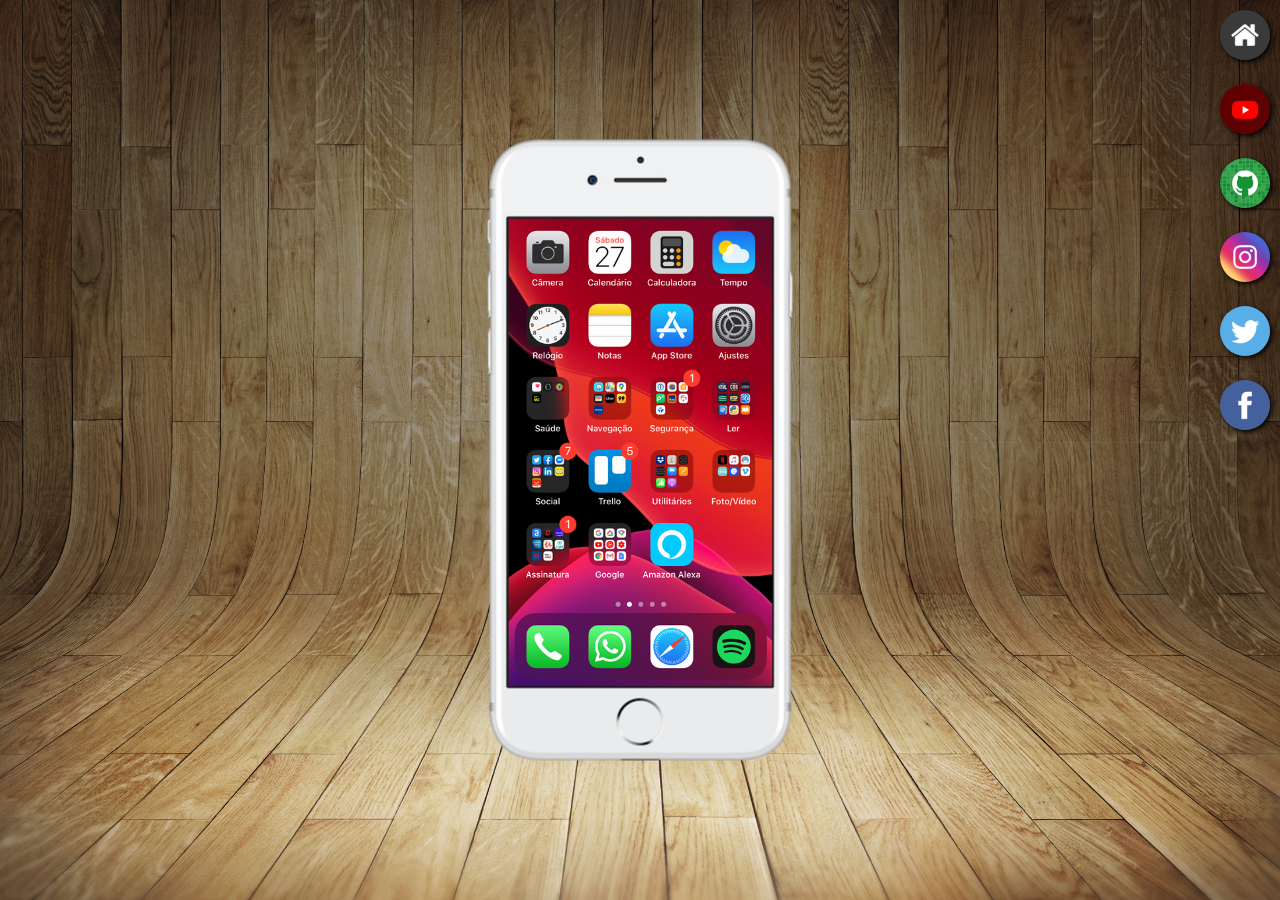
<file: index.html>
<!DOCTYPE html>
<html lang="pt-br">
<head>
    <meta charset="UTF-8">
    <meta http-equiv="X-UA-Compatible" content="IE=edge">
    <meta name="viewport" content="width=device-width, initial-scale=1.0">
    <link rel="shortcut icon" href="favicon.ico" type="image/x-icon">
    <link rel="stylesheet" href="style.css">
    <title>Projeto Redes Sociais</title>
</head>
<body>
    <main>
        <section id="telefone">
<iframe src="home.html" name="tela" id="tela" frameborder="0">
    <p>Seu navegador não é compativel</p>
</iframe>
        </section>

        <section id="rede-social">
            <a href="home.html" target="tela"><img src="imagens/logo-home.jpg" alt=""></a><br>

            <a href="youtube.html" target="tela"><img src="imagens/logo-youtube.jpg" alt=""></a><br>

            <a href="github.html" target="tela"><img src="imagens/logo-github.jpg" alt=""></a><br>

            <a href="instagram.html" target="tela"><img src="imagens/logo-instagram.jpg" alt=""></a><br>

            <a href="twiter.html" target="tela"><img src="imagens/logo-twitter.jpg" alt=""></a><br>

            <a href="facebook.html" target="tela"><img src="imagens/logo-facebook.jpg" alt=""></a>
        </section>
    </main>
</body>
</html>
</file>
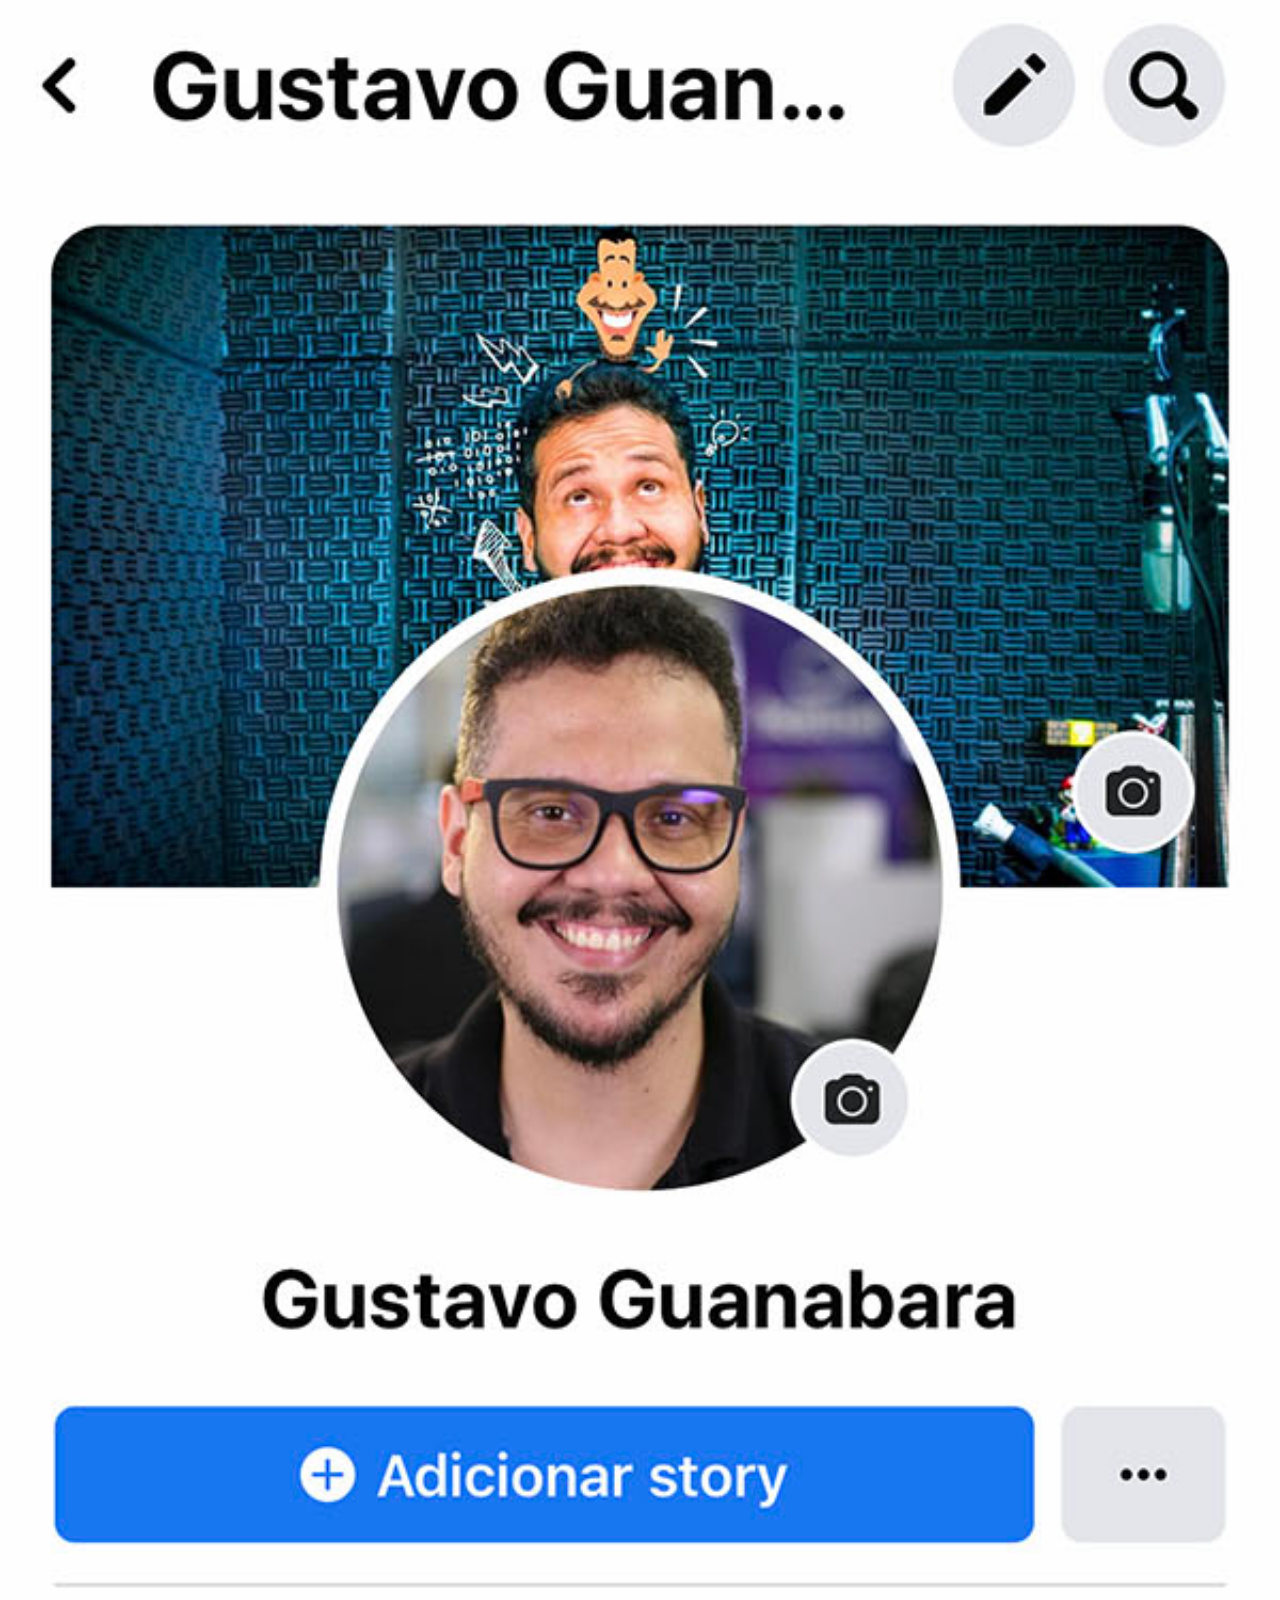
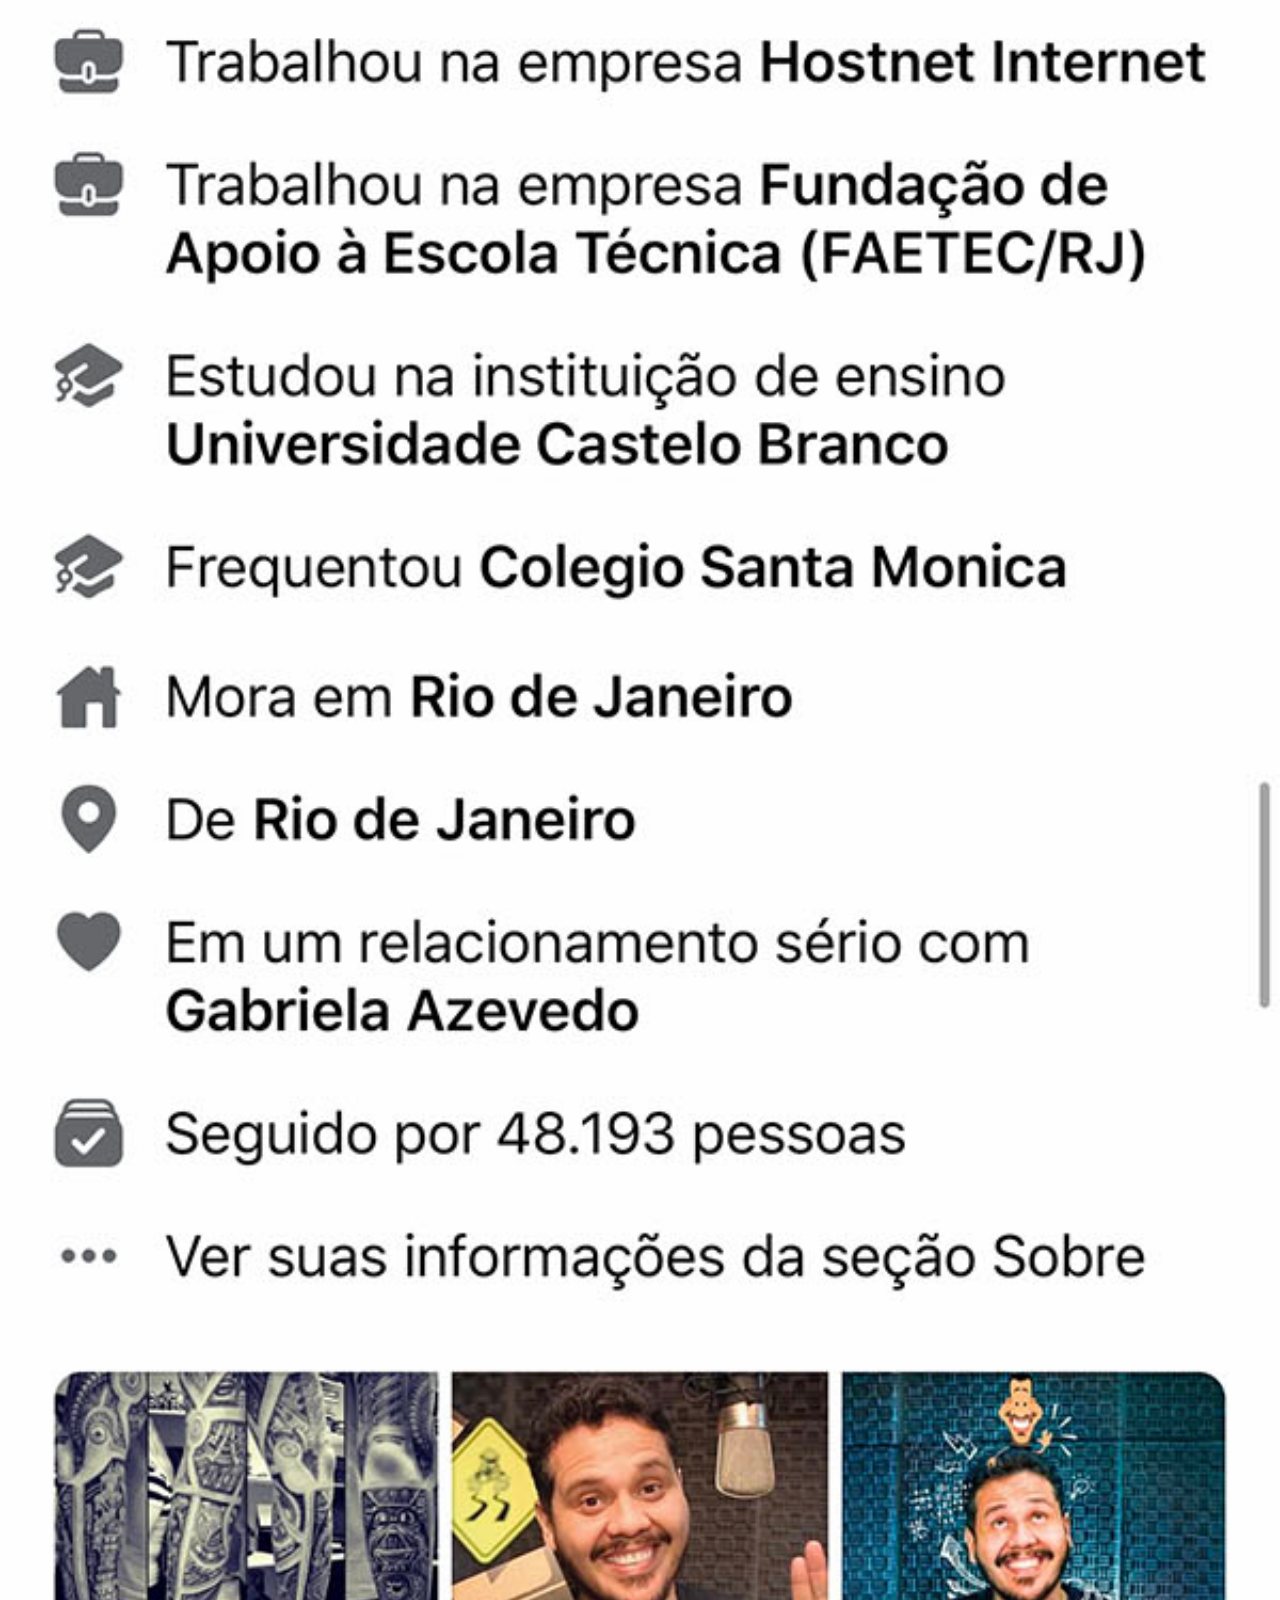
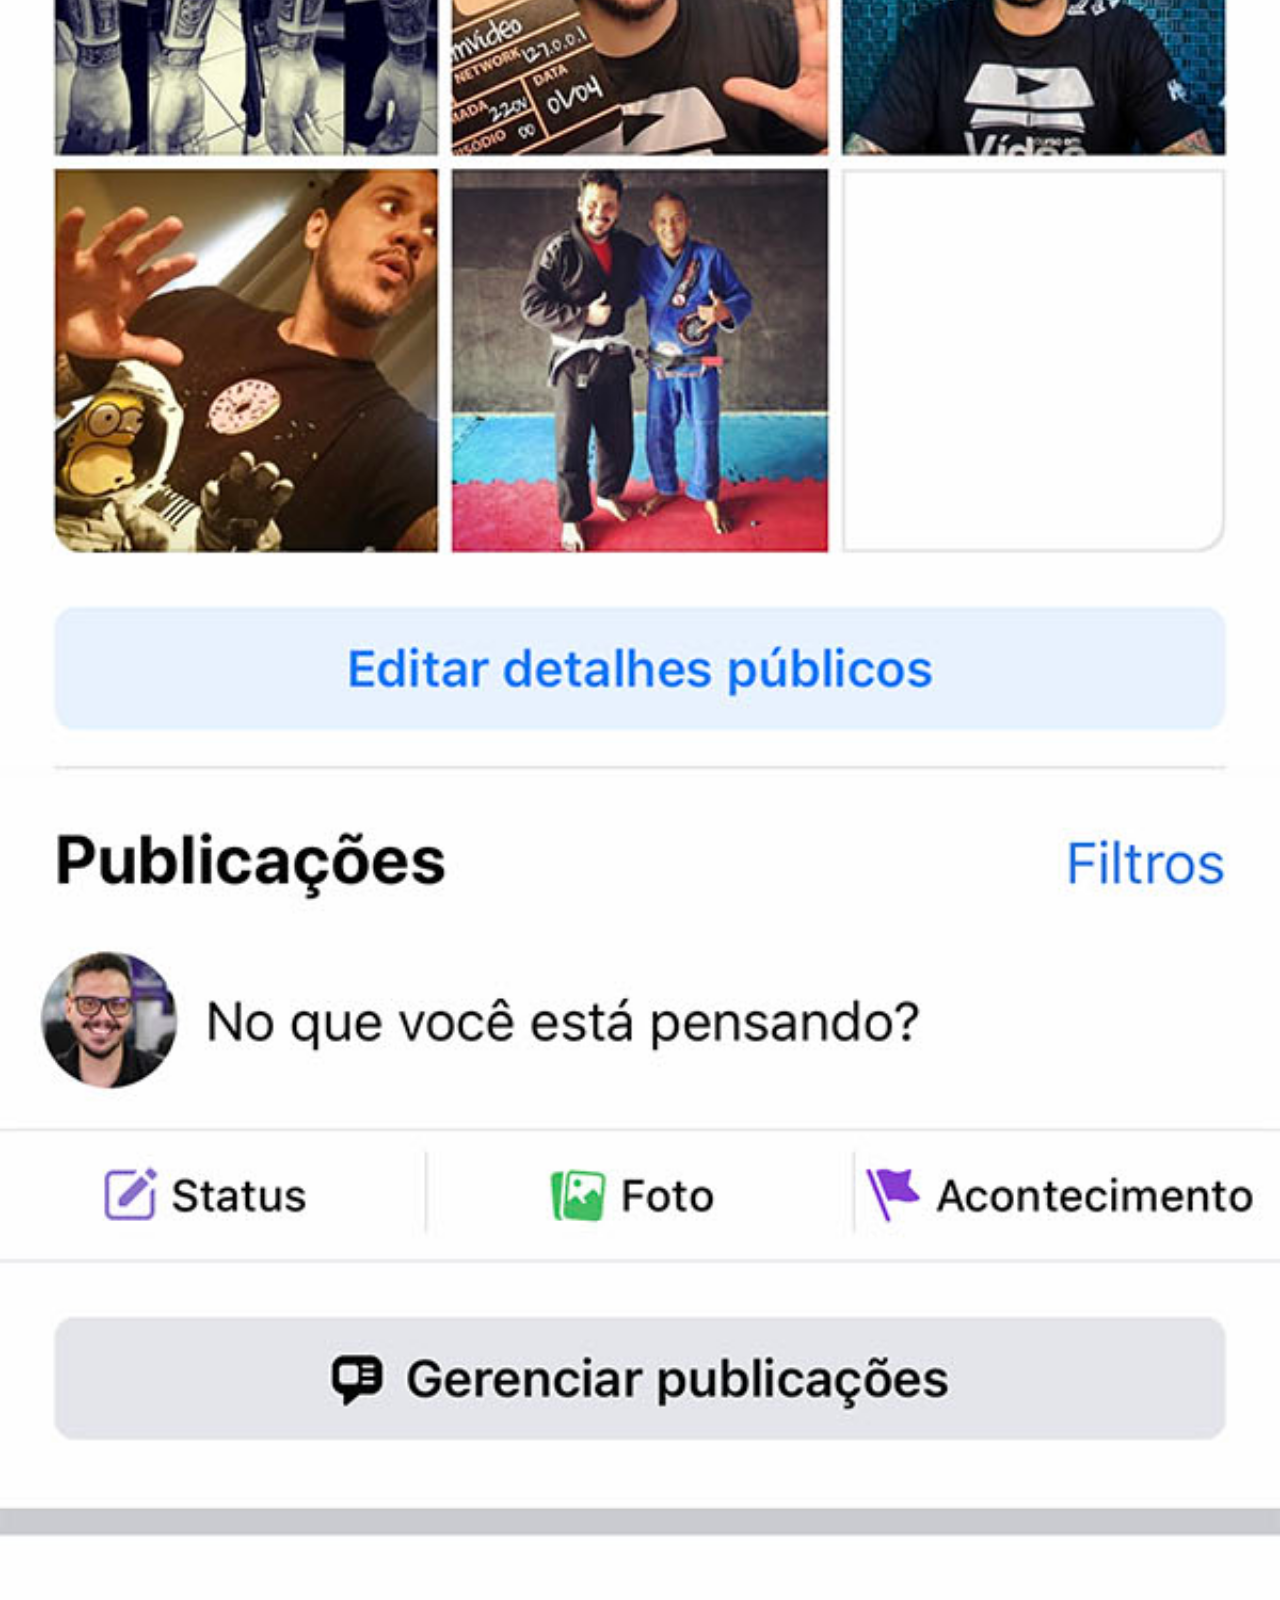
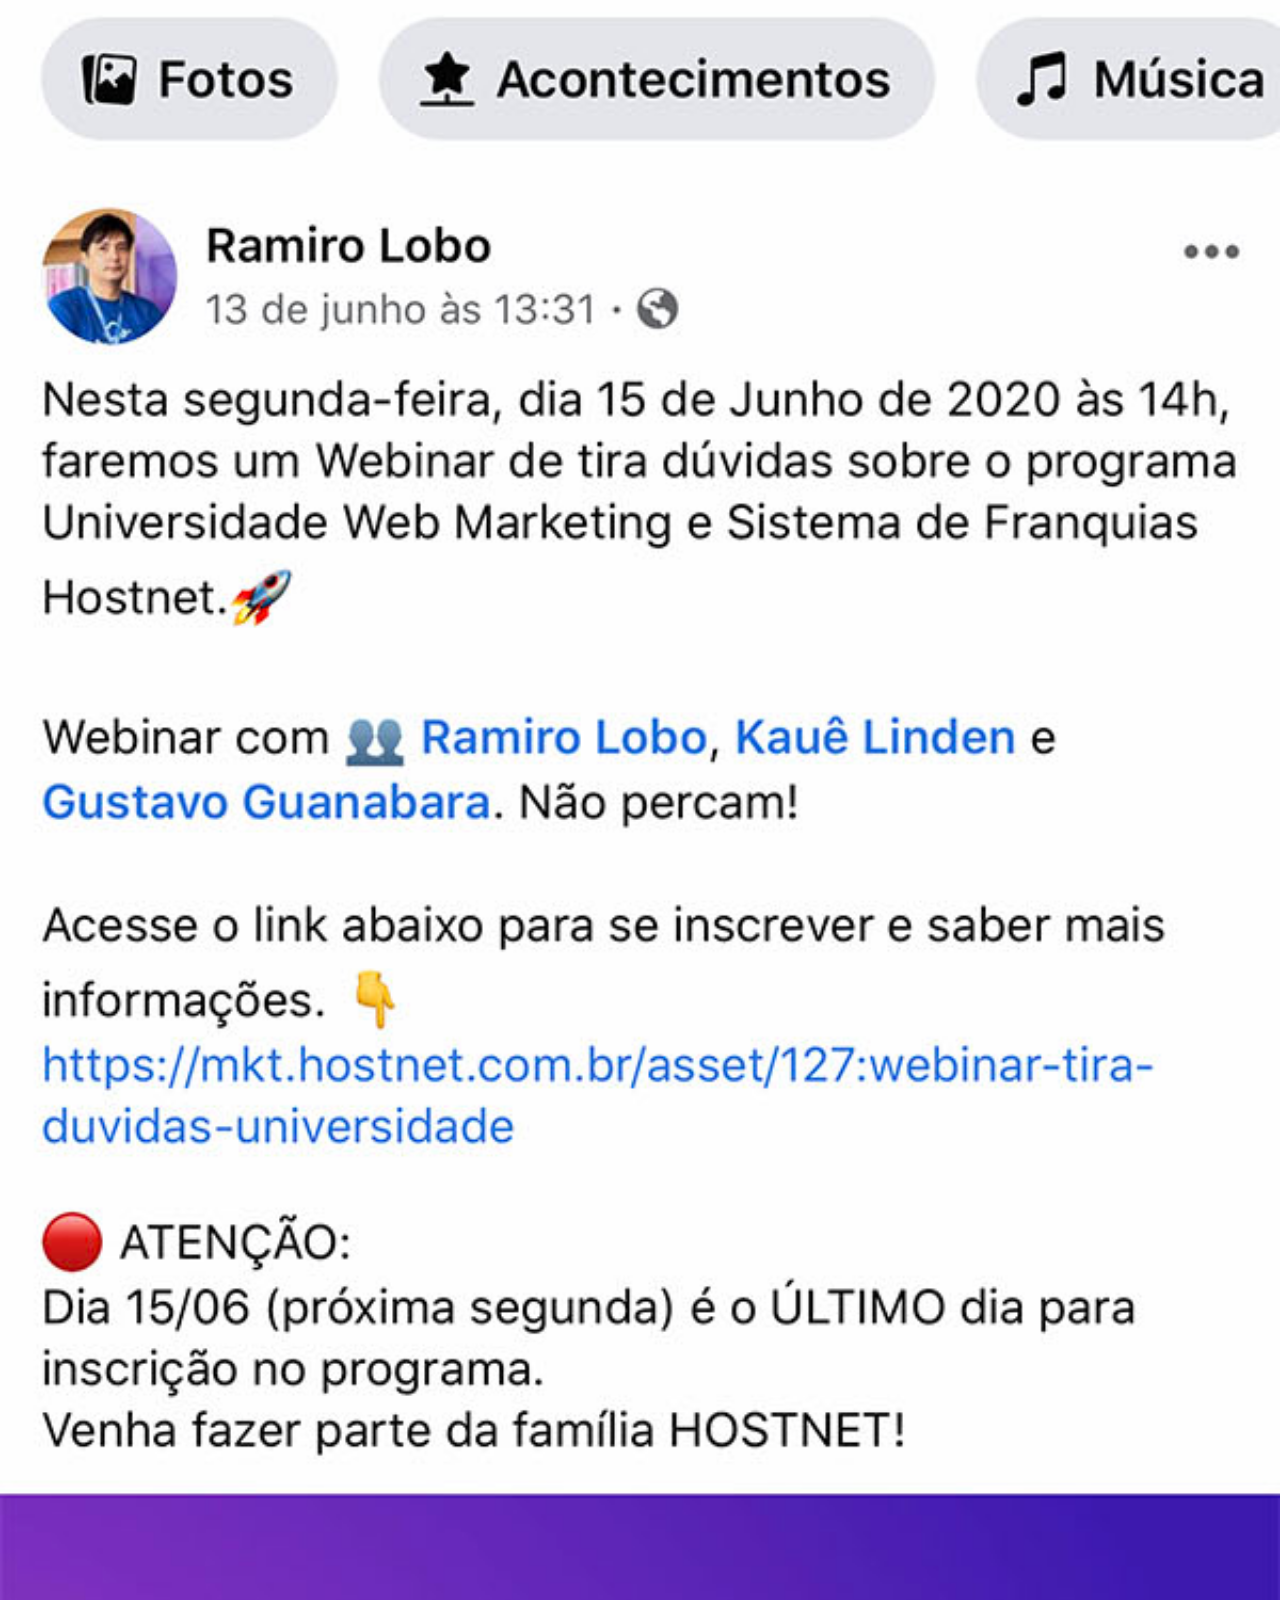
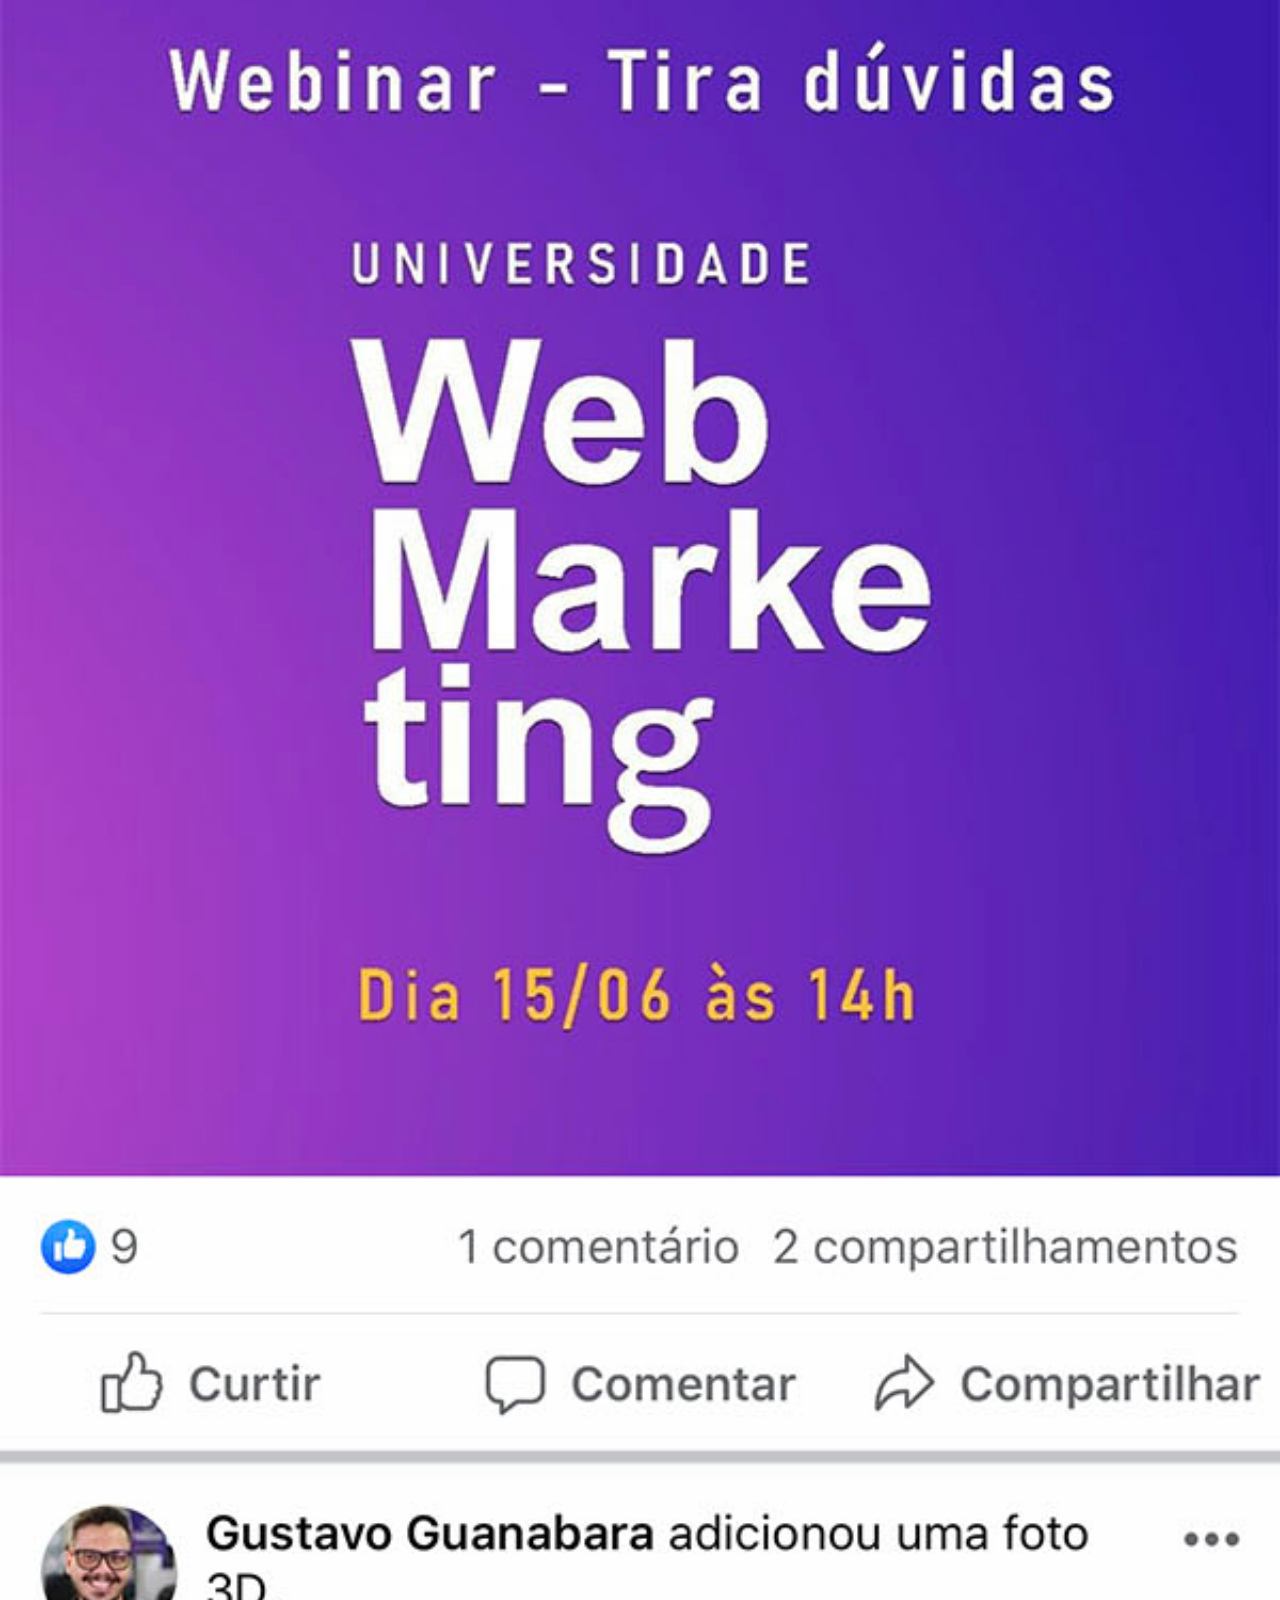
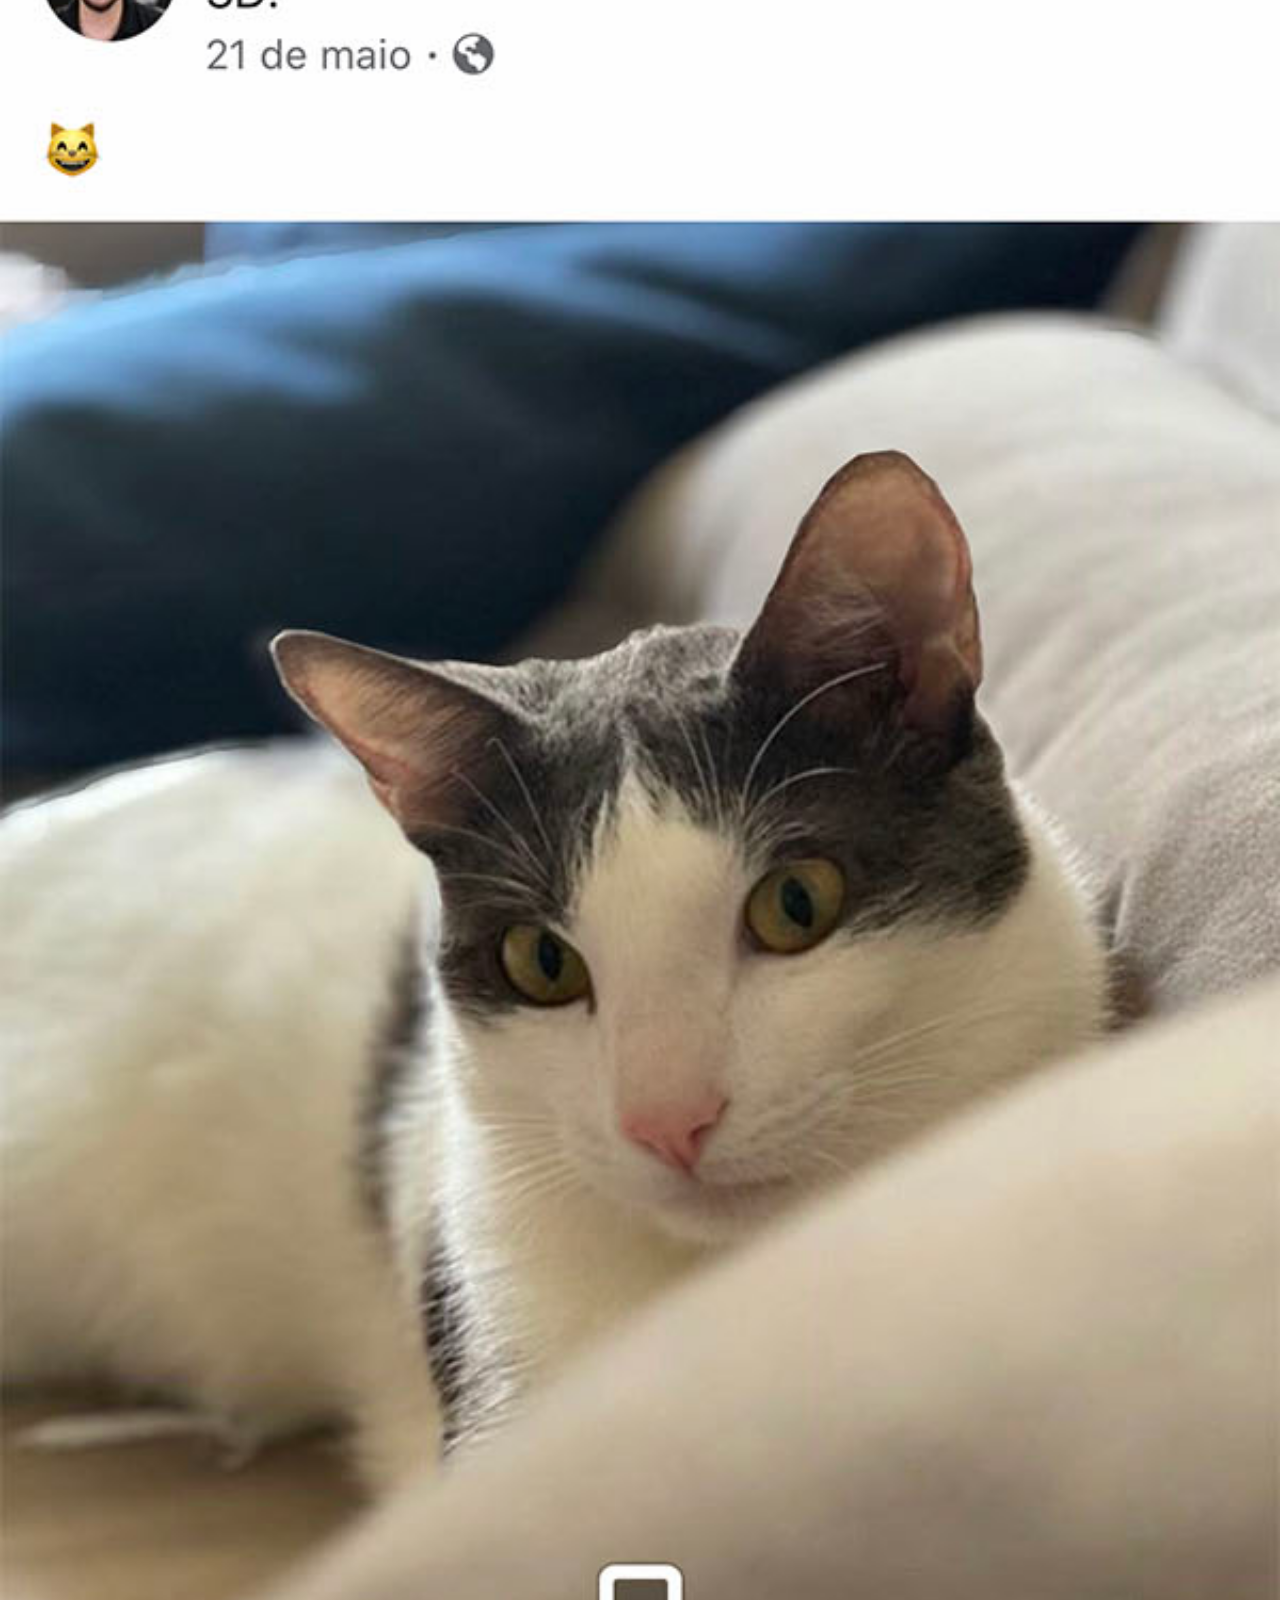
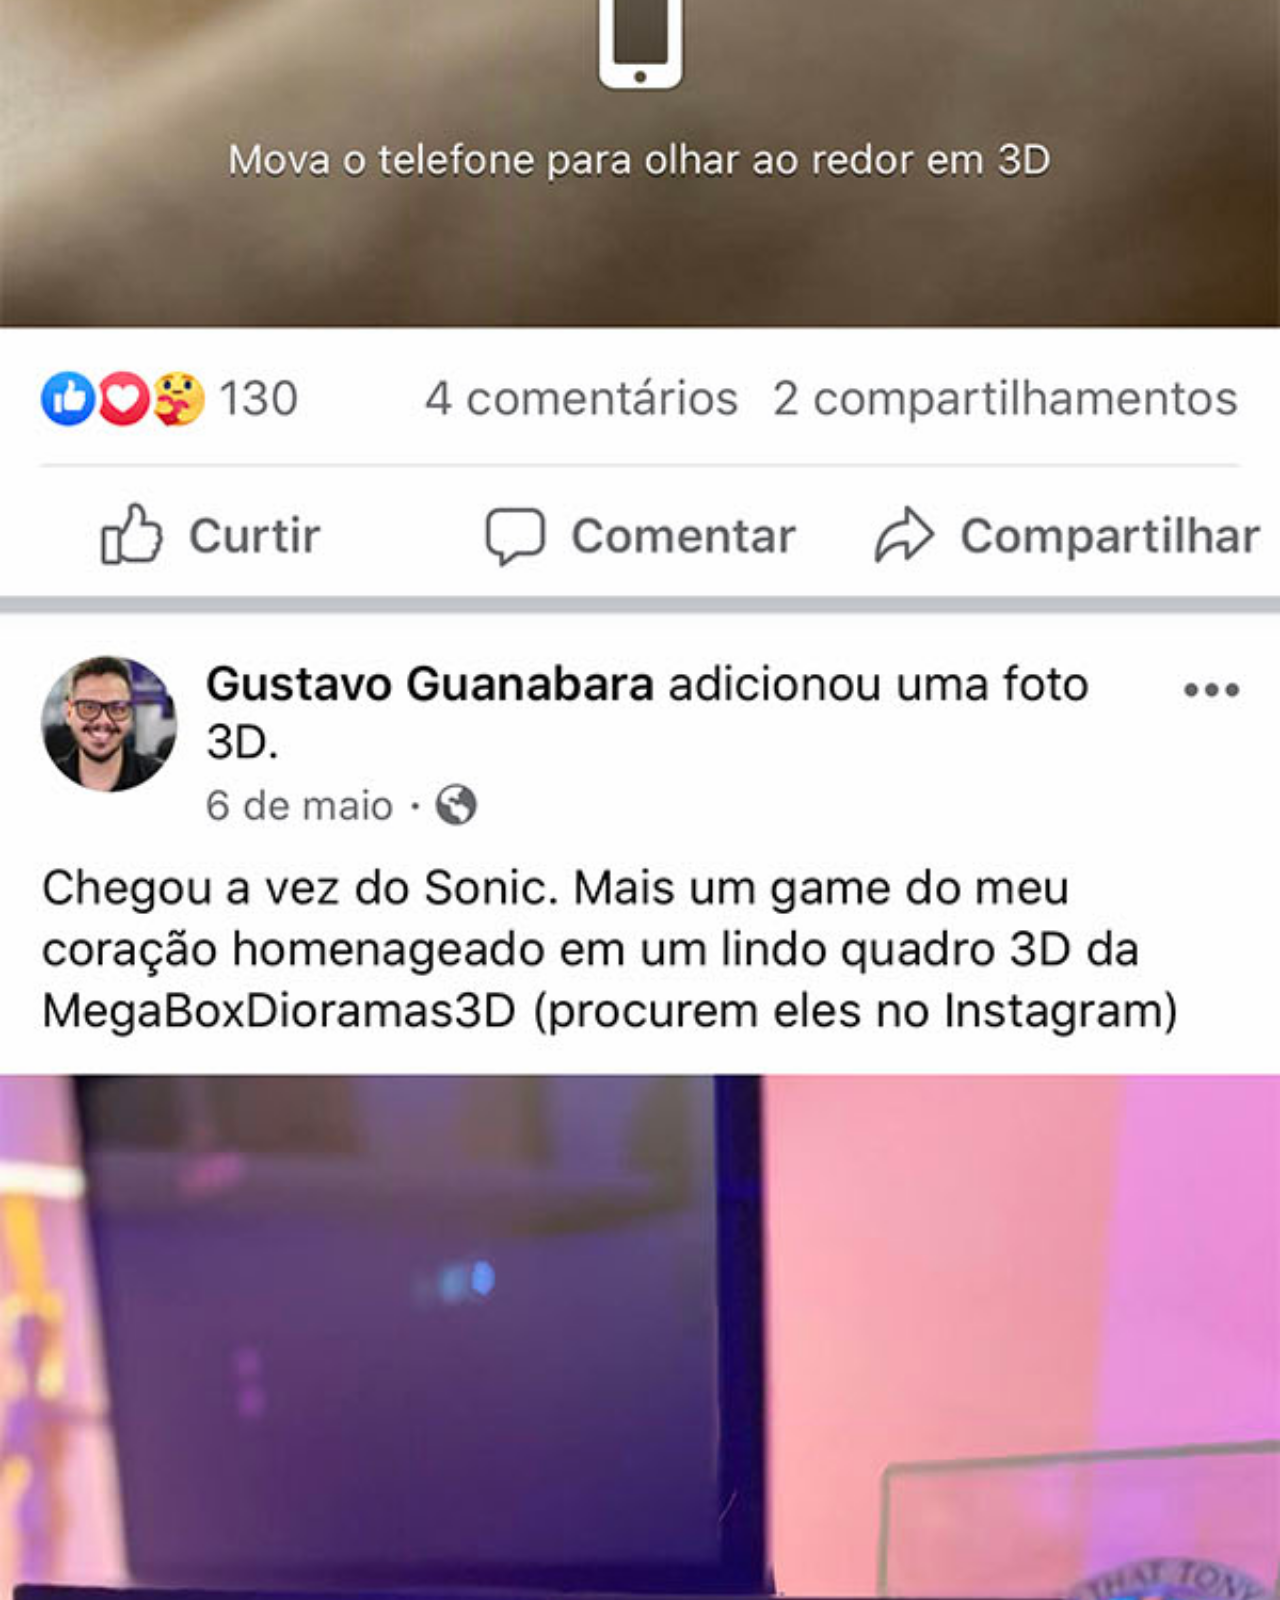
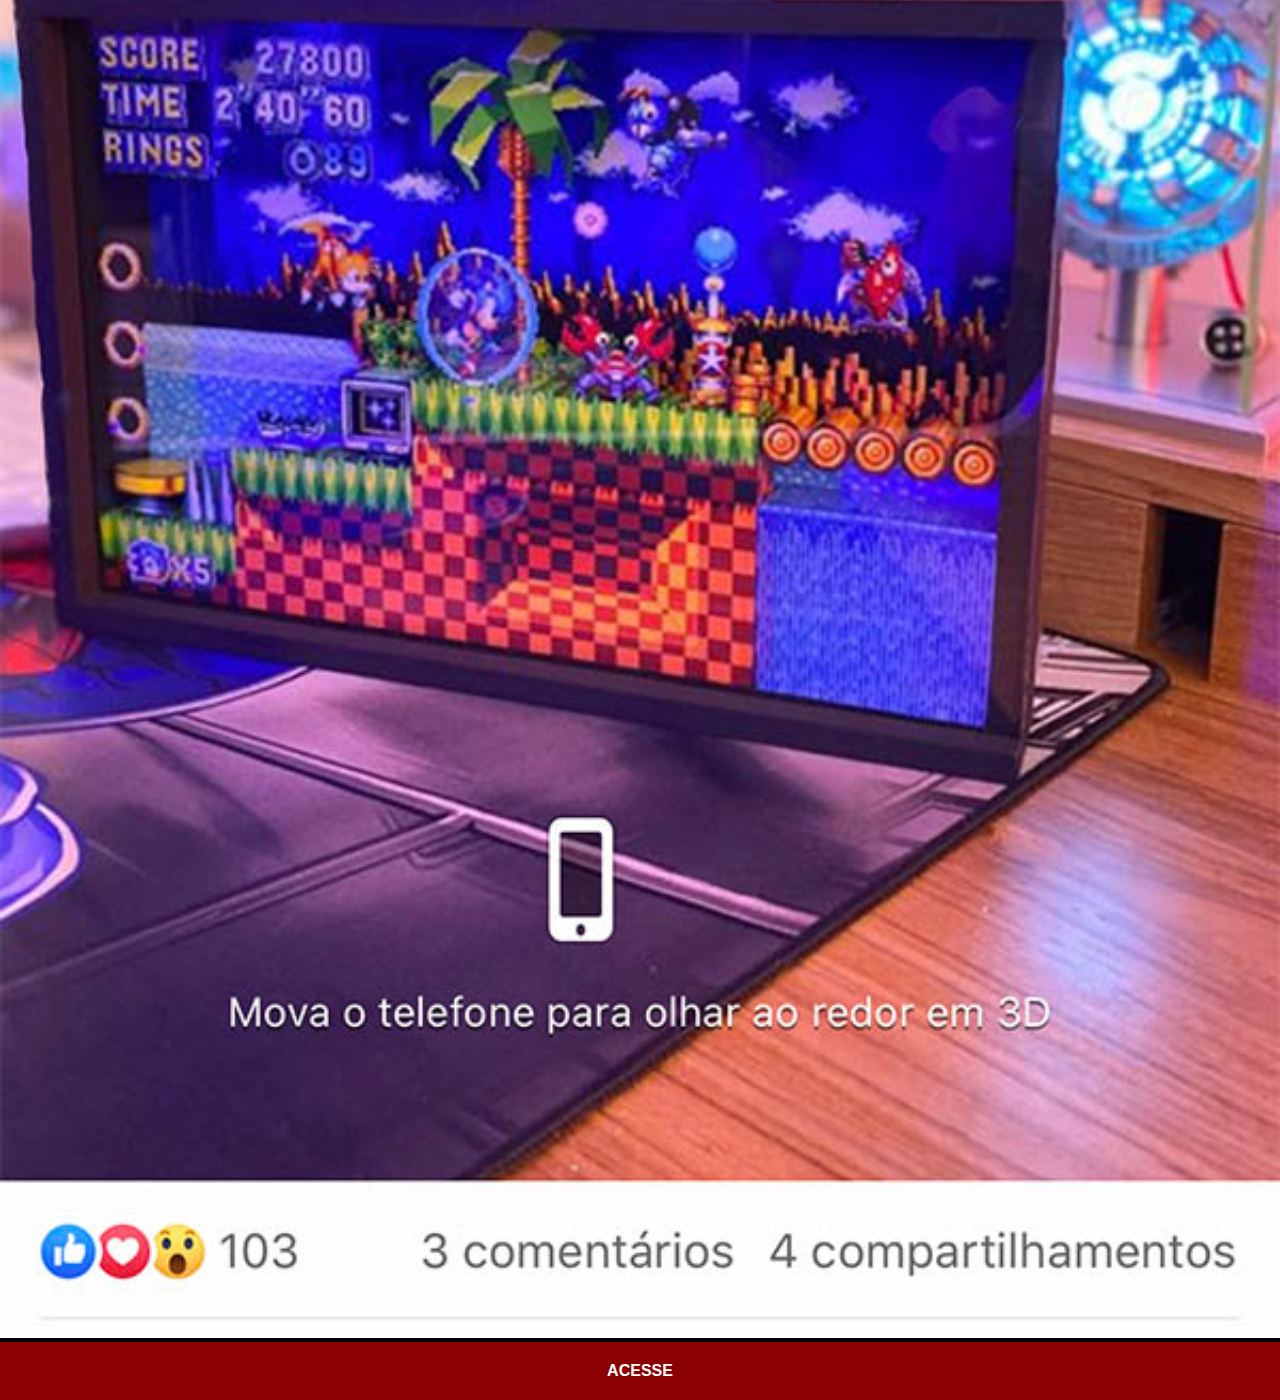
<file: facebook.html>
<!DOCTYPE html>
<html lang="pt-br">
<head>
    <meta charset="UTF-8">
    <meta http-equiv="X-UA-Compatible" content="IE=edge">
    <meta name="viewport" content="width=device-width, initial-scale=1.0">
    <title>Home</title>
    <style>
        * {
            margin: 0px;
            padding: 0px;
            font-family: Arial, Helvetica, sans-serif;
        }

        body {
            width: 100vw;
            height: 100vh;
            background-color: black;
            background-size: cover;
        }


        ::-webkit-scrollbar {
            width: 0px;
            height: 0px;
        }
        img {
            width: 100vw;
        }

        a {
            display: block;
            background-color: darkred;
            color: white;
            padding: 20px;
            text-align: center;
            font-weight: bolder;
            text-decoration: none;
        }

        a:hover {
            background-color: red;
            color: white;
        }
    </style>
</head>
<body>
    <img src="imagens/tela-facebook.jpg" alt="">
    <a href="https://www.facebook.com/gustavoguanabara" target="_blank"> ACESSE</a>
</body>
</html>
</file>
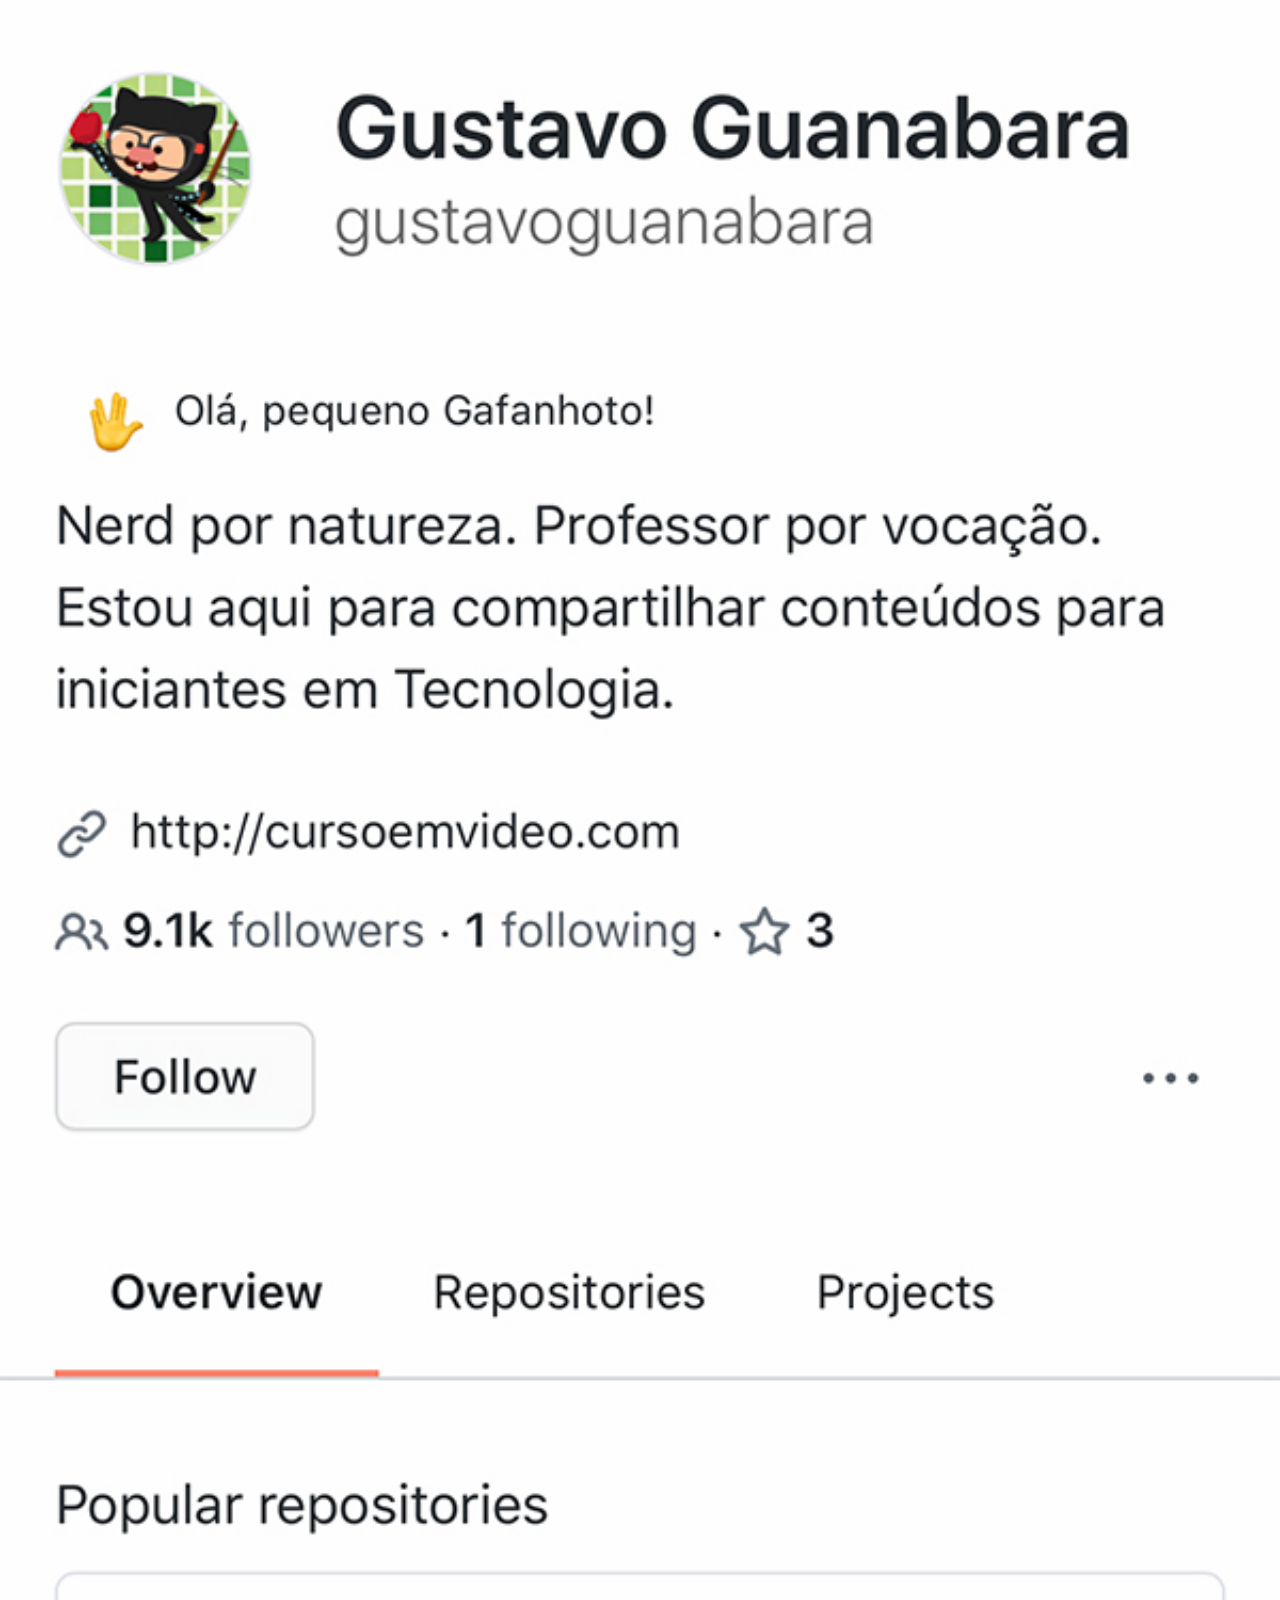
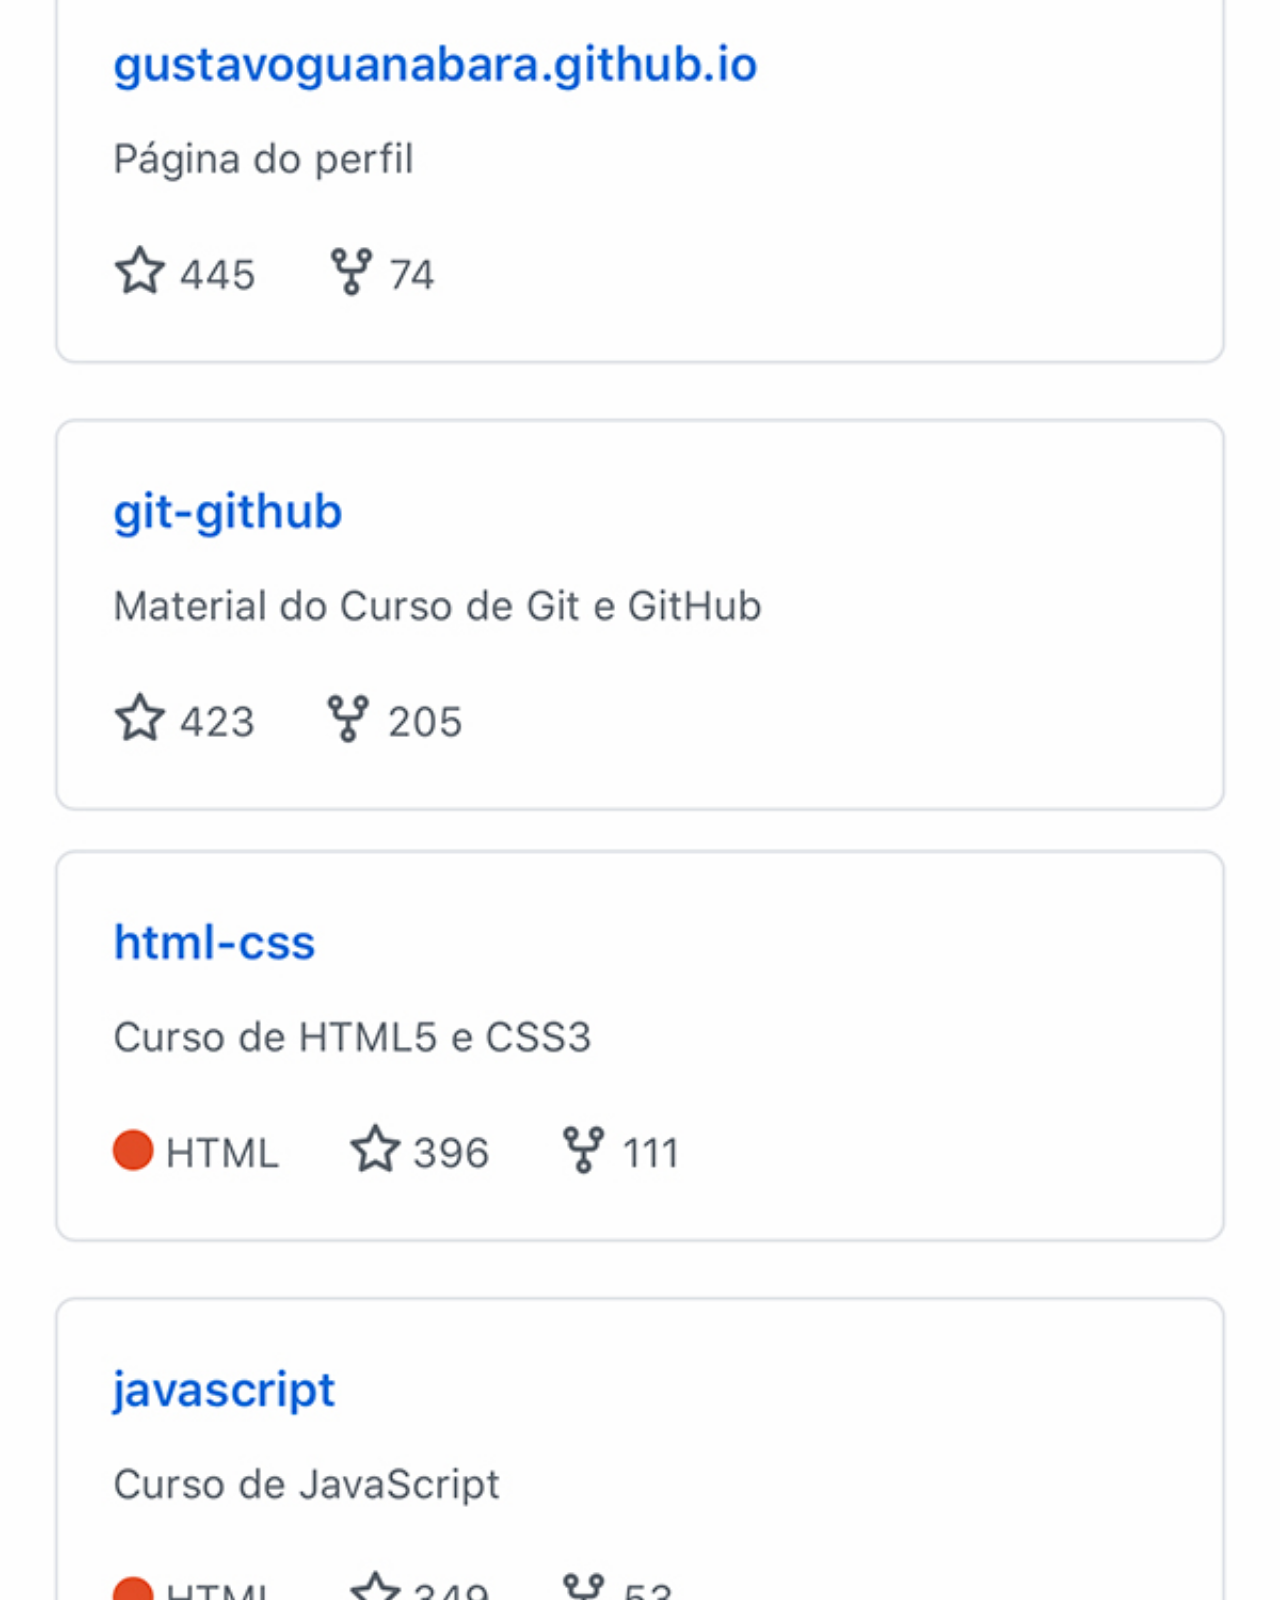
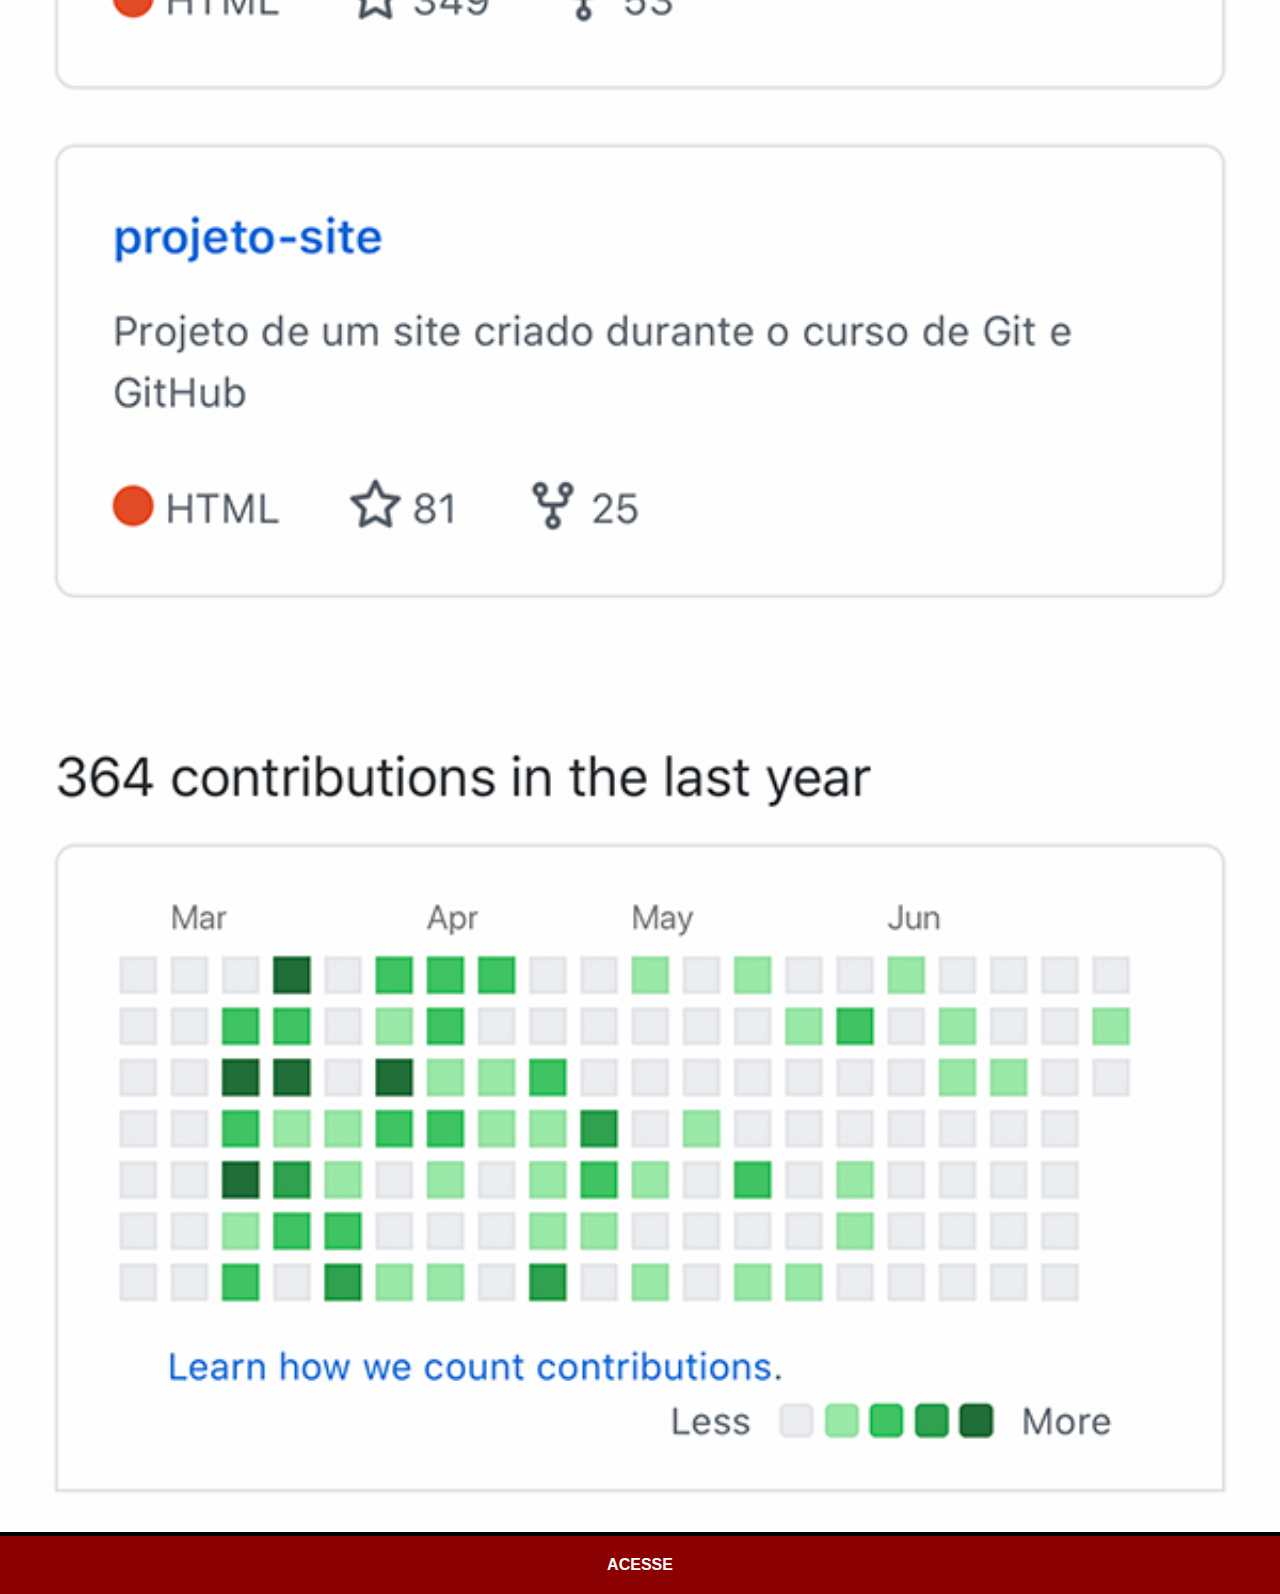
<file: github.html>
<!DOCTYPE html>
<html lang="pt-br">
<head>
    <meta charset="UTF-8">
    <meta http-equiv="X-UA-Compatible" content="IE=edge">
    <meta name="viewport" content="width=device-width, initial-scale=1.0">
    <title>Home</title>
    <style>
        * {
            margin: 0px;
            padding: 0px;
            font-family: Arial, Helvetica, sans-serif;
        }

        body {
            width: 100vw;
            height: 100vh;
            background-color: black;
            background-size: cover;
        }


        ::-webkit-scrollbar {
            width: 0px;
            height: 0px;
        }
        img {
            width: 100vw;
        }

        a {
            display: block;
            background-color: darkred;
            color: white;
            padding: 20px;
            text-align: center;
            font-weight: bolder;
            text-decoration: none;
        }

        a:hover {
            background-color: red;
            color: white;
        }
    </style>
</head>
<body>
    <img src="imagens/tela-github.jpg" alt="">
    <a href="https://github.com/gustavoguanabara" target="_blank"> ACESSE</a>
</body>
</html>
</file>
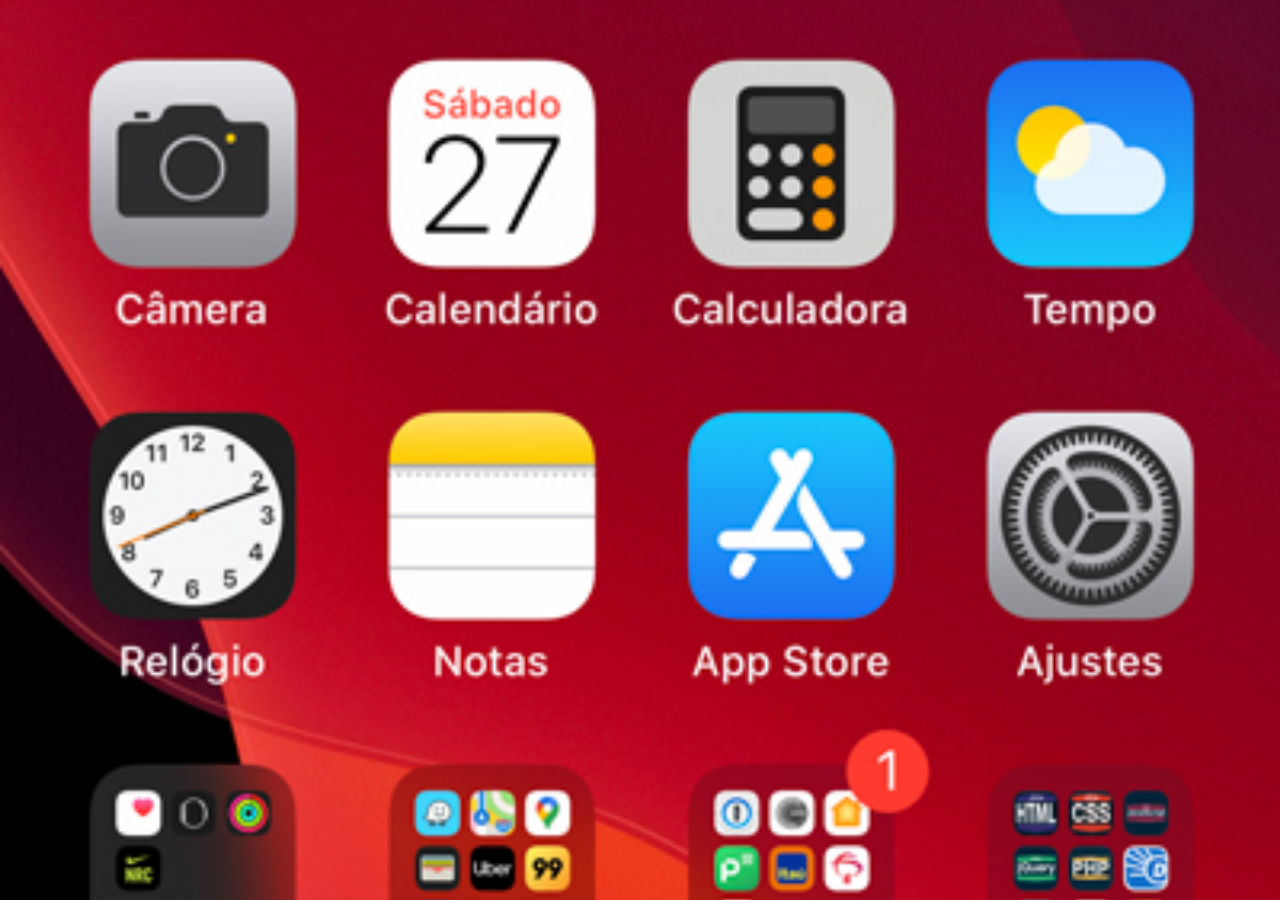
<file: home.html>
<!DOCTYPE html>
<html lang="pt-br">
<head>
    <meta charset="UTF-8">
    <meta http-equiv="X-UA-Compatible" content="IE=edge">
    <meta name="viewport" content="width=device-width, initial-scale=1.0">
    <title>Home</title>
    <style>
        * {
            margin: 0px;
            padding: 0px;
        }

        body {
            width: 100vw;
            height: 100vh;
            background: black url(imagens/tela-home.jpg) no-repeat top center;
            background-size: cover;
        }
    </style>
</head>
<body>
</body>
</html>
</file>
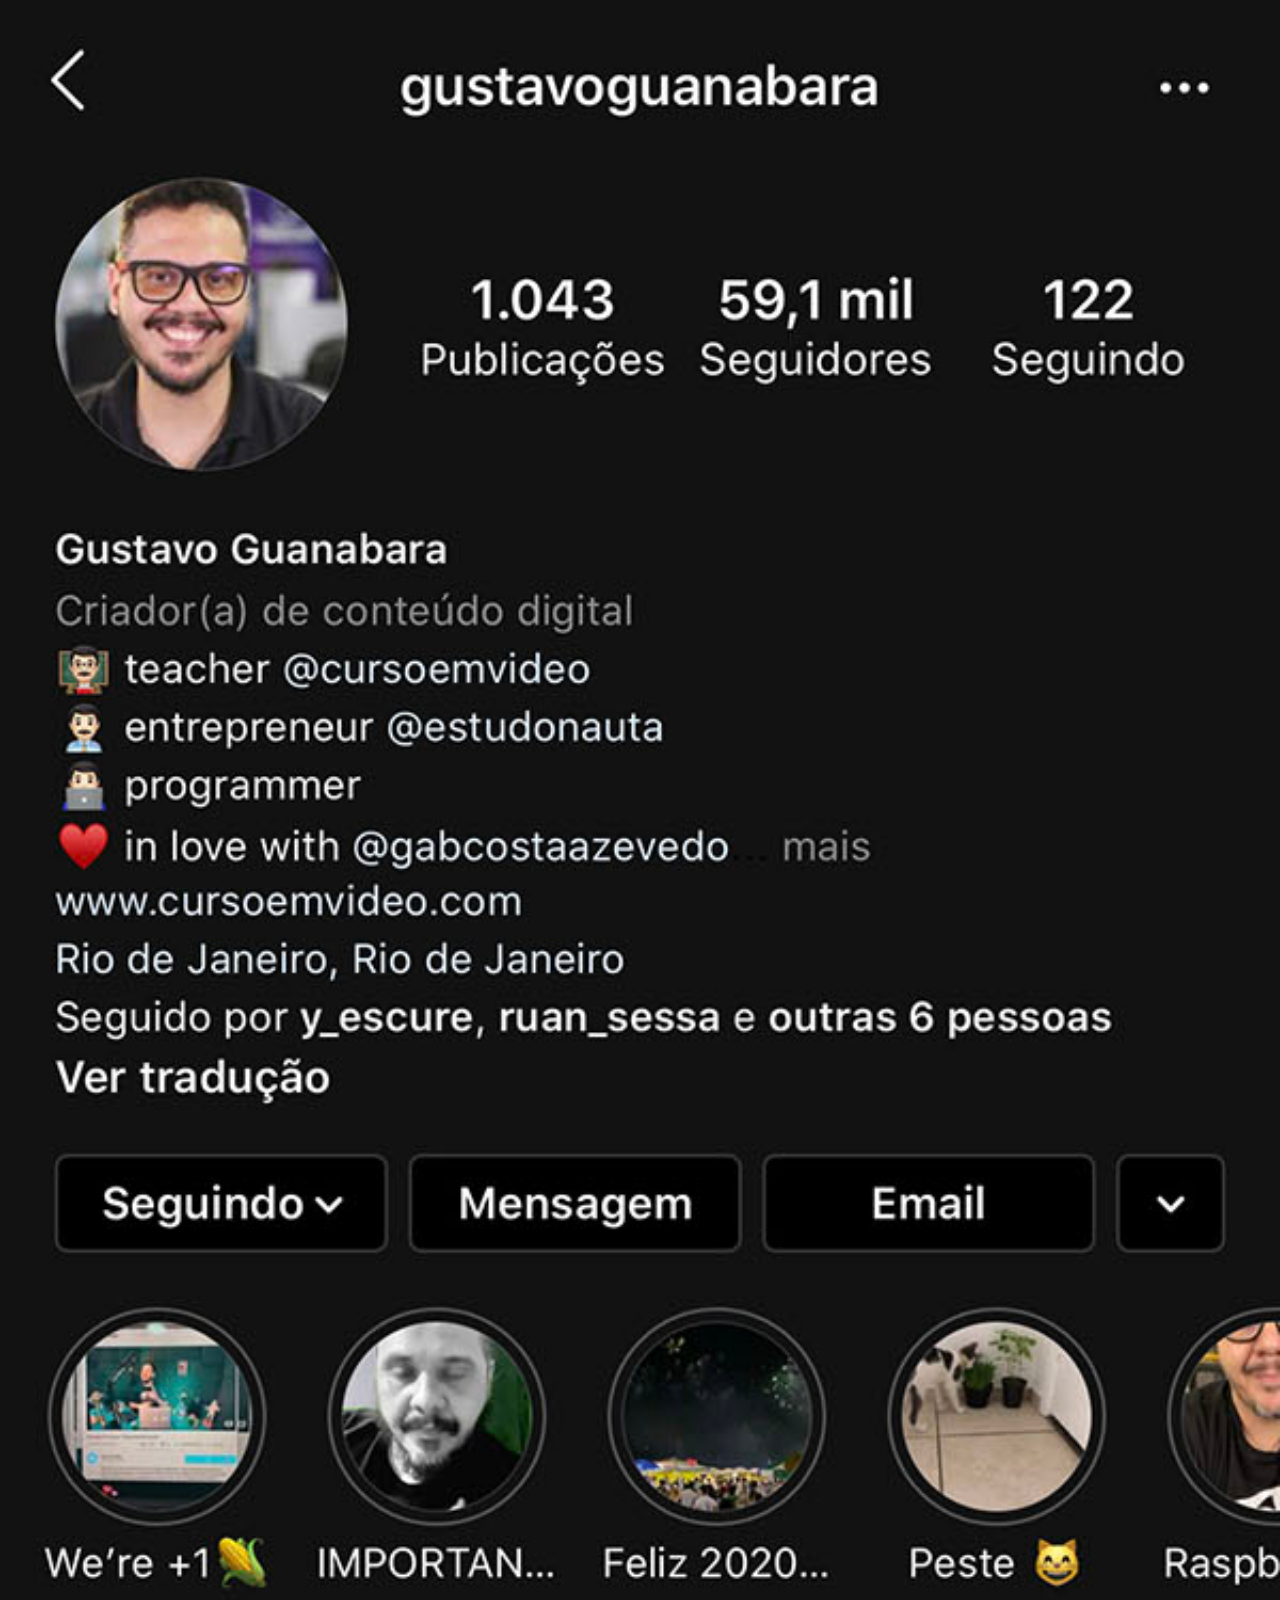
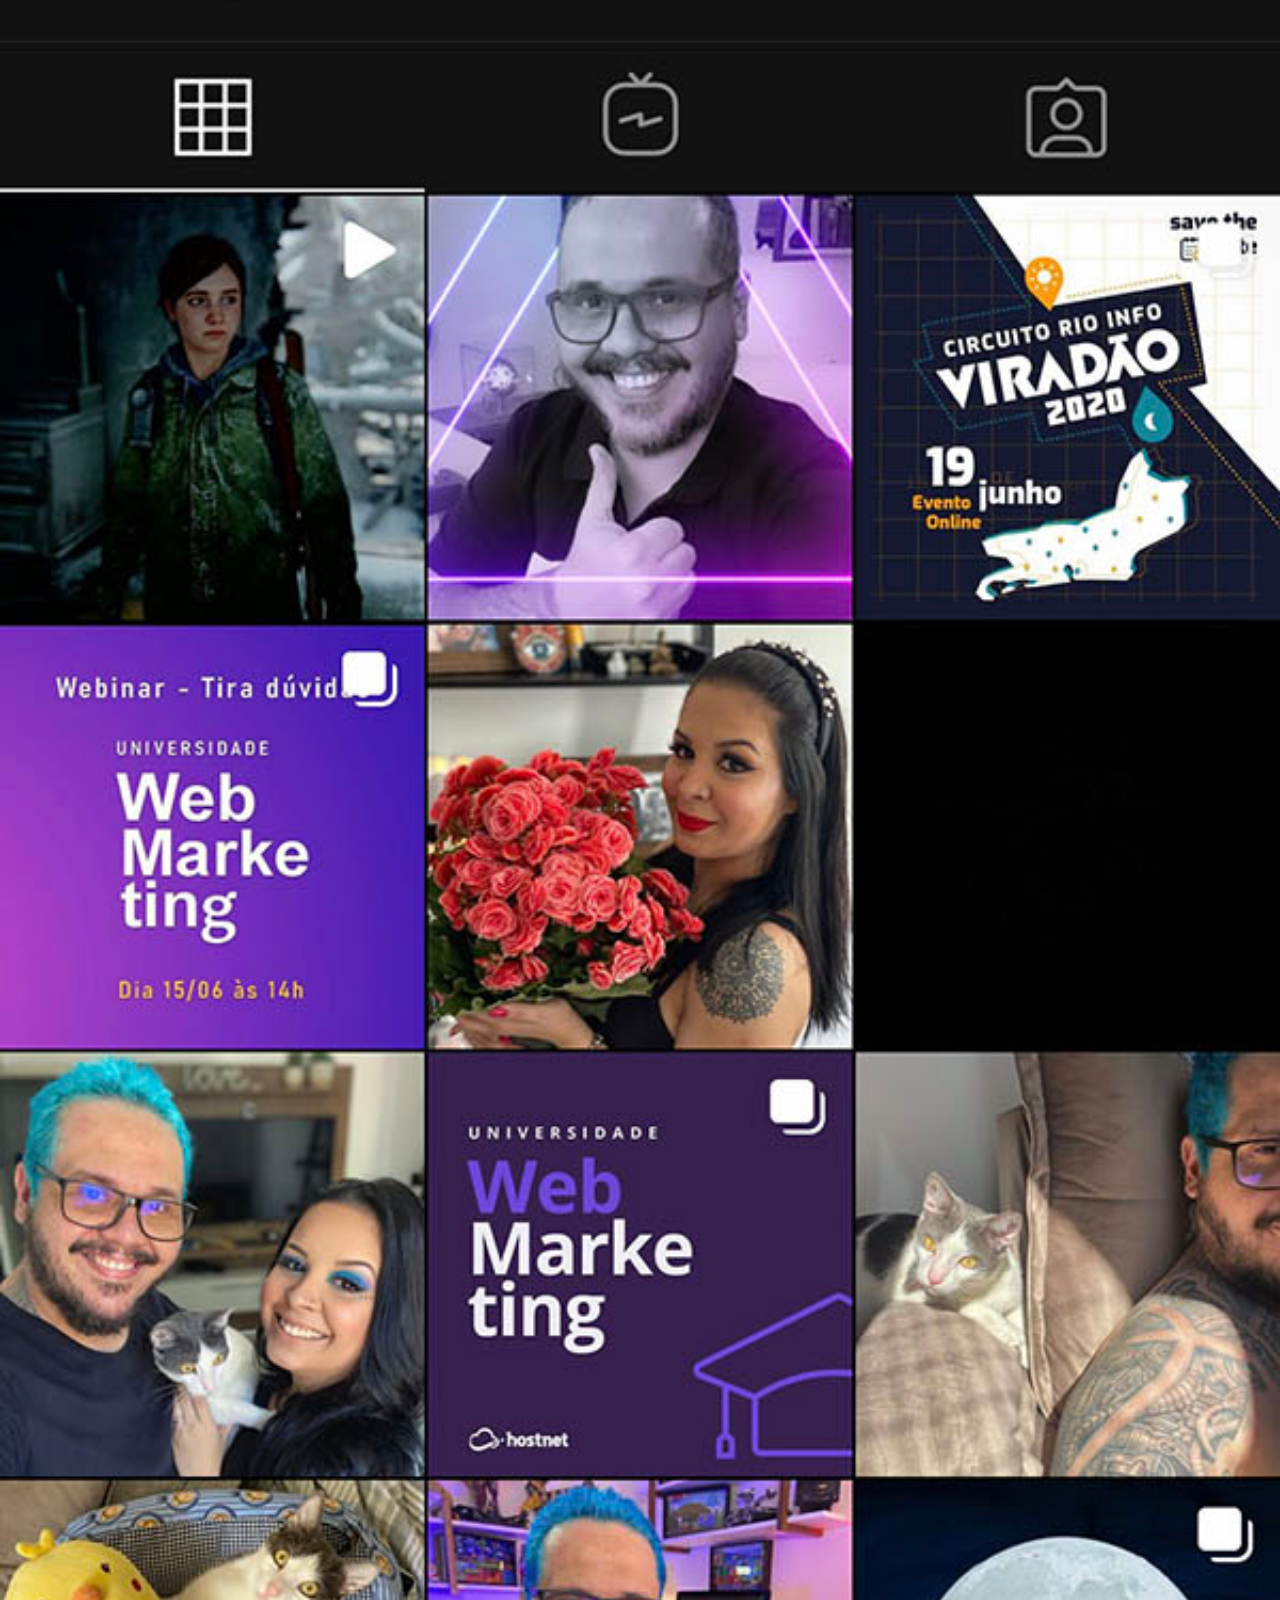
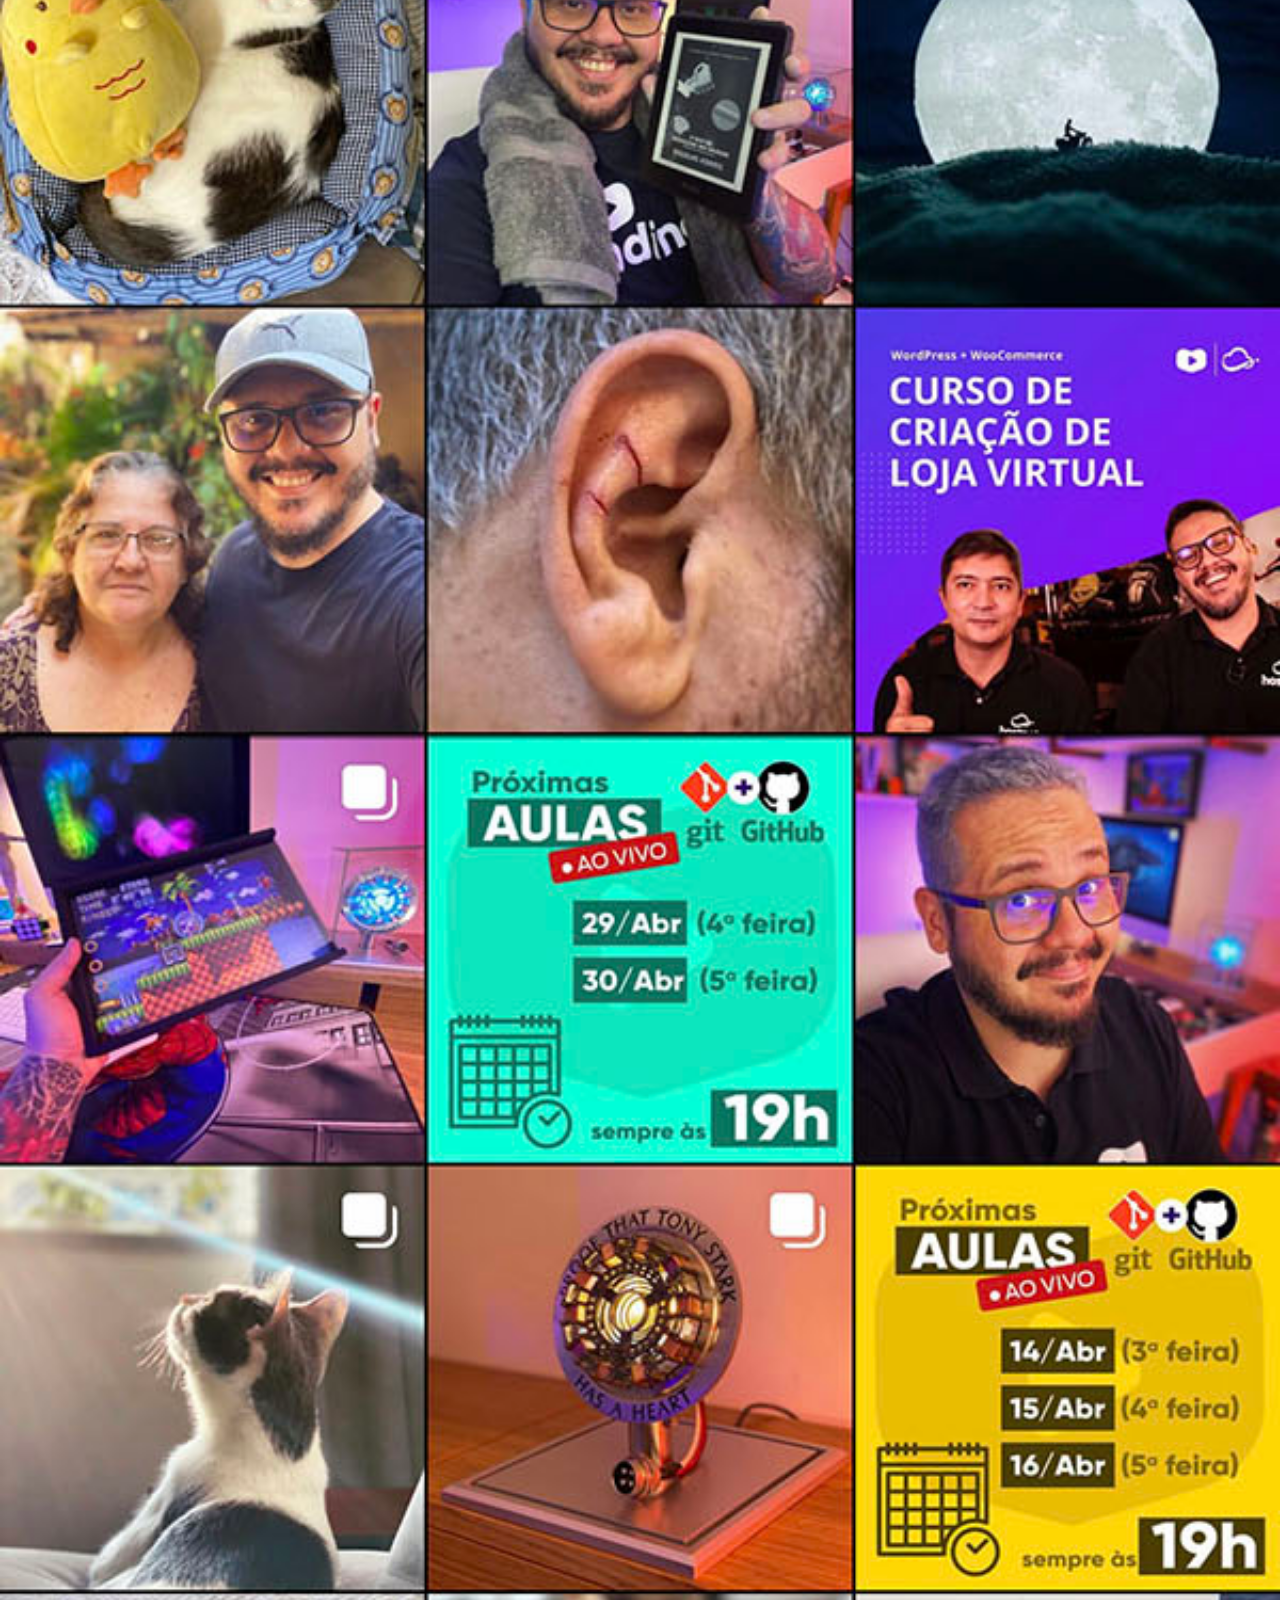
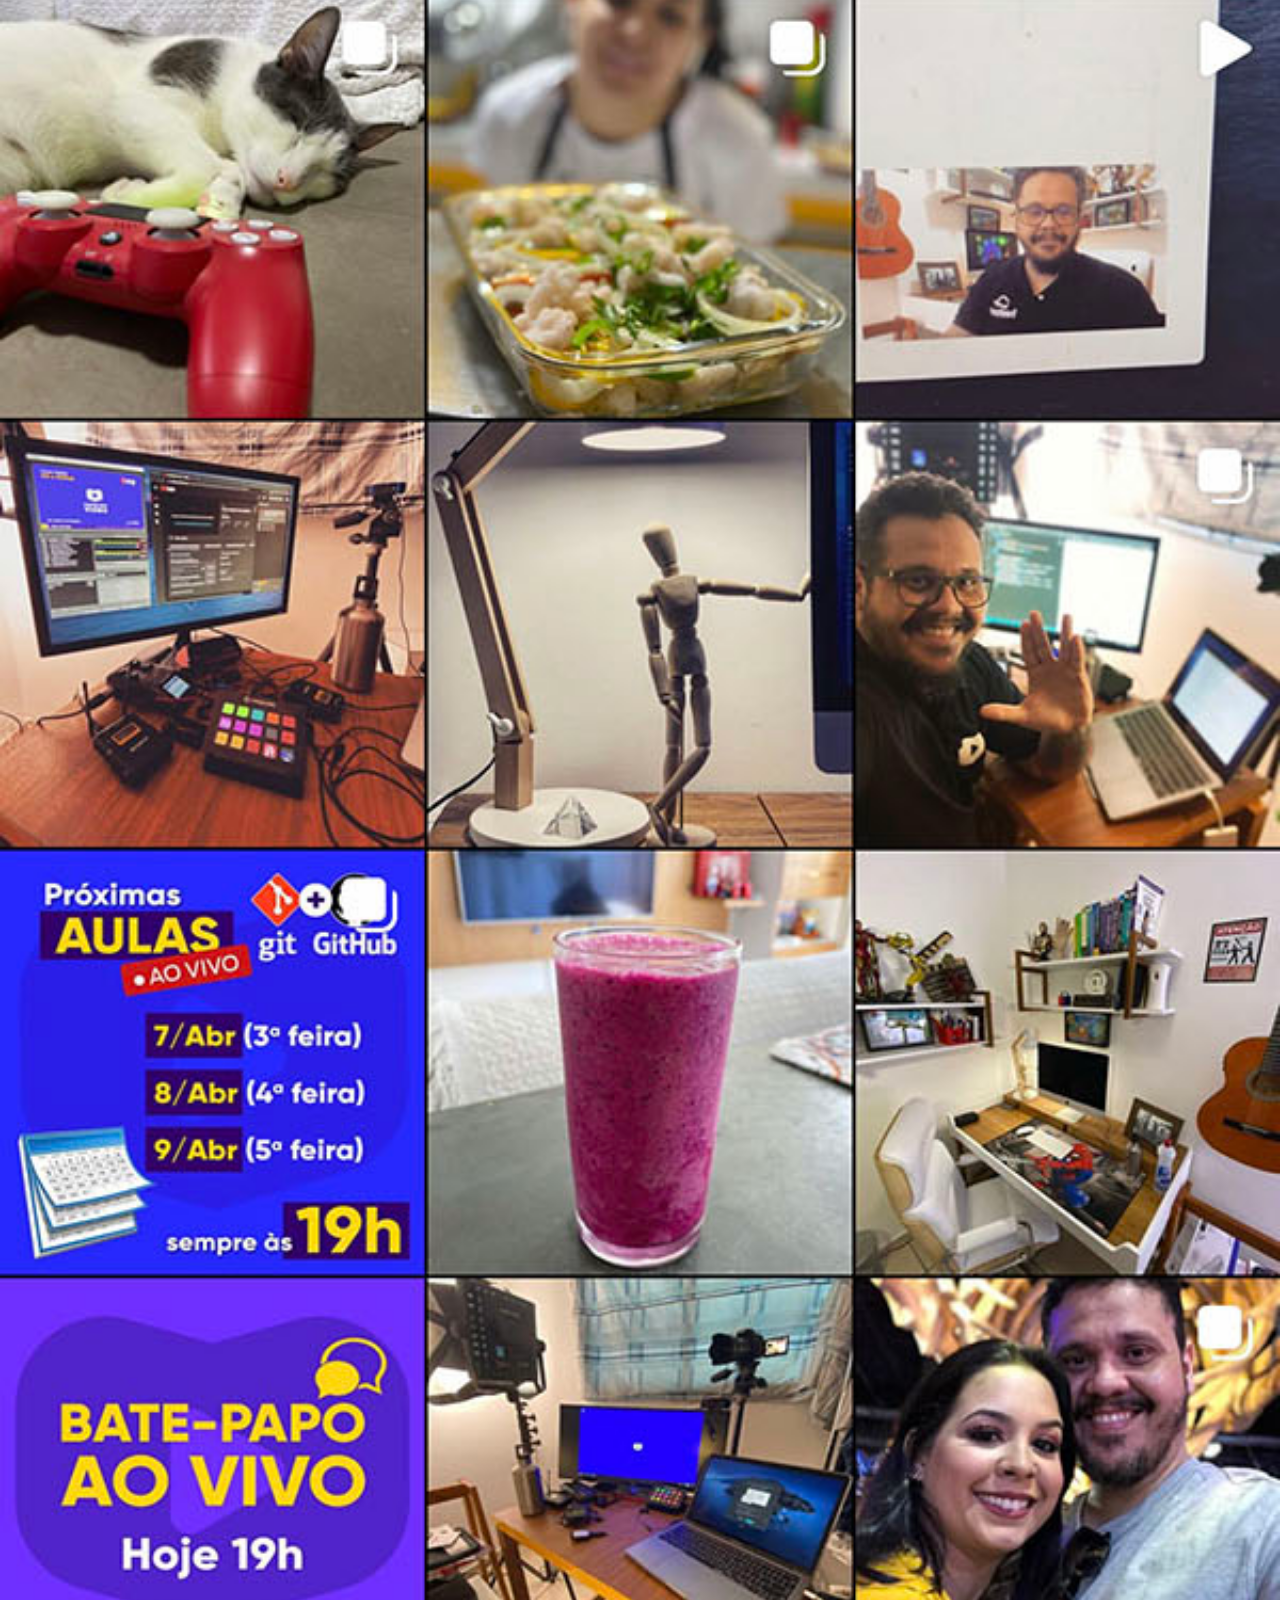
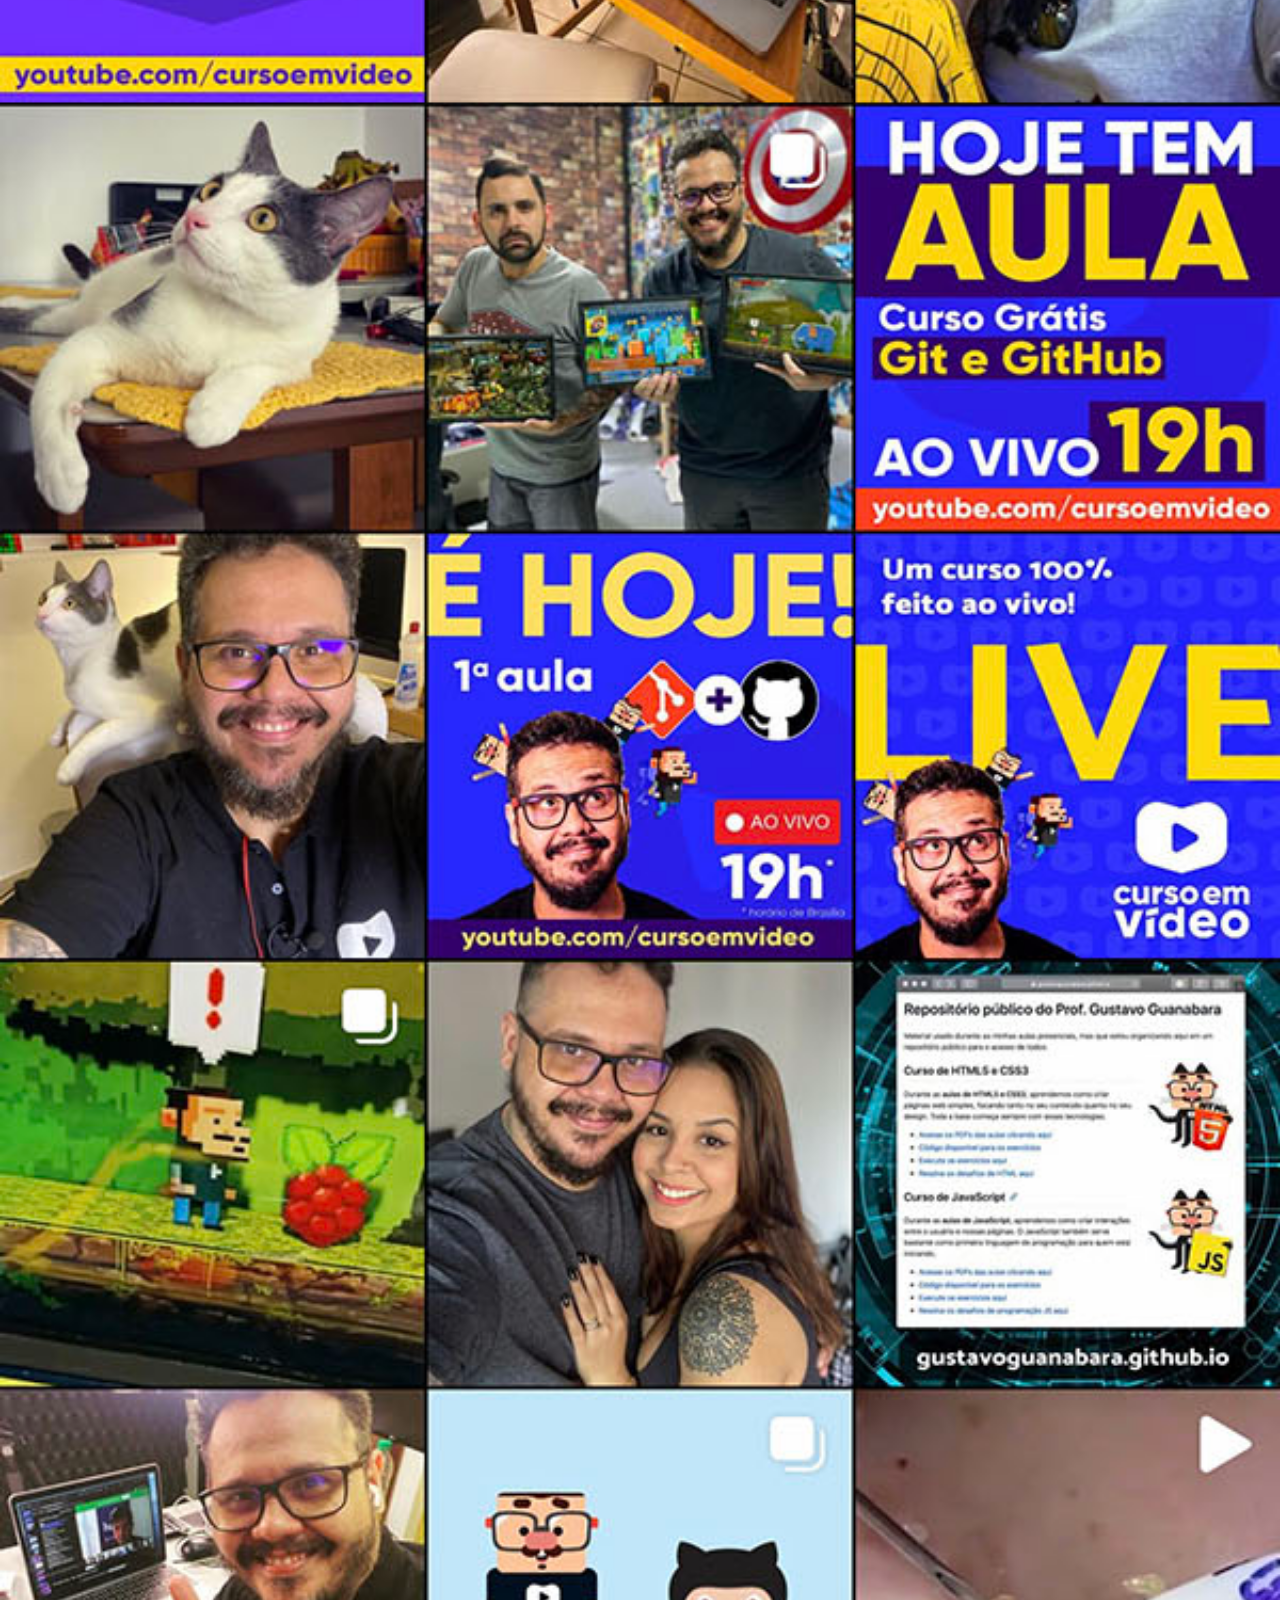
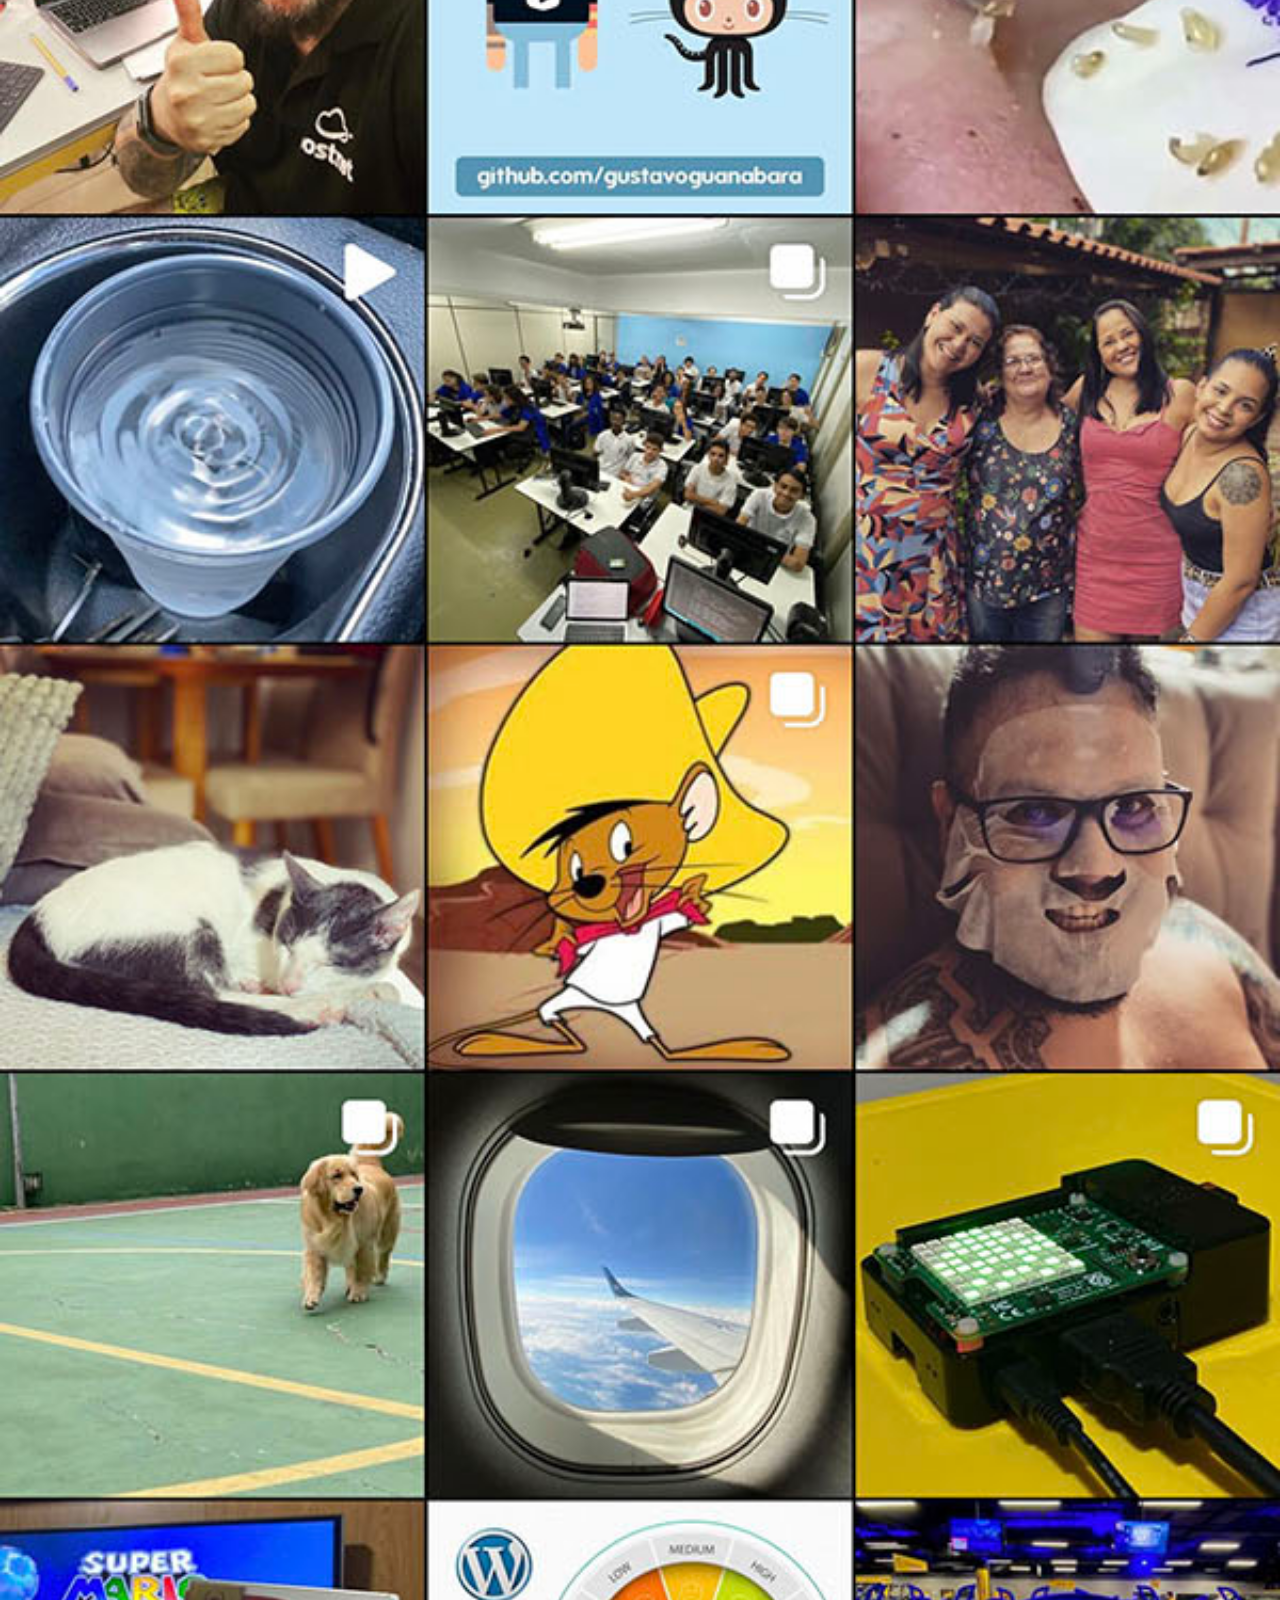
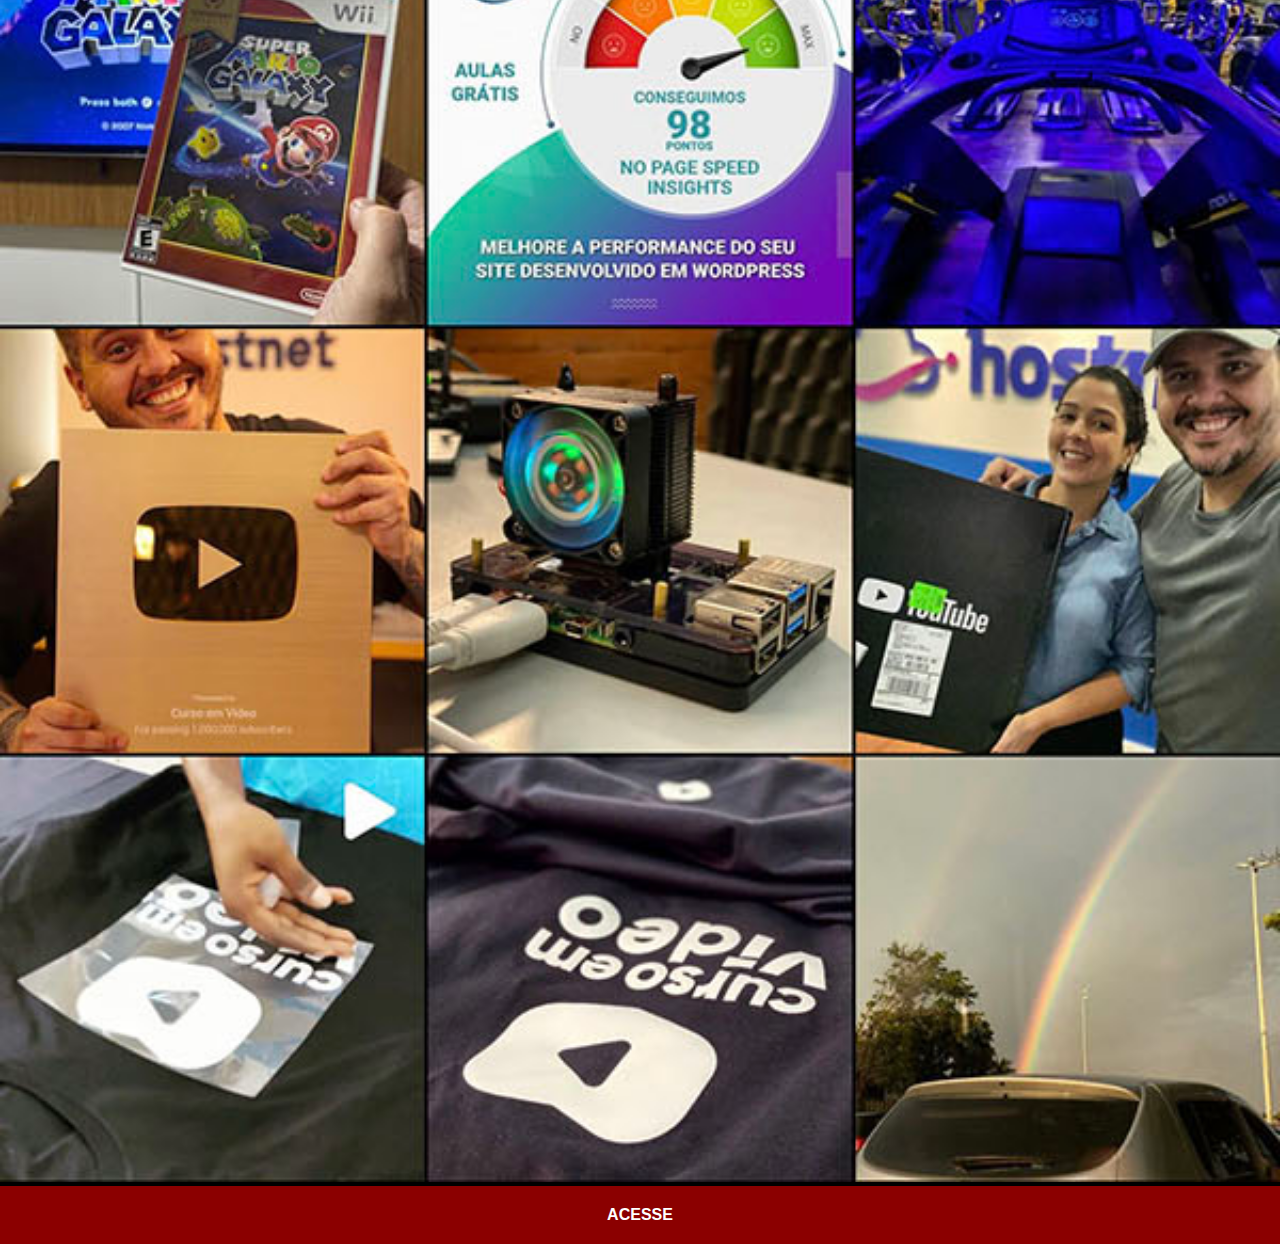
<file: instagram.html>
<!DOCTYPE html>
<html lang="pt-br">
<head>
    <meta charset="UTF-8">
    <meta http-equiv="X-UA-Compatible" content="IE=edge">
    <meta name="viewport" content="width=device-width, initial-scale=1.0">
    <title>Home</title>
    <style>
        * {
            margin: 0px;
            padding: 0px;
            font-family: Arial, Helvetica, sans-serif;
        }

        body {
            width: 100vw;
            height: 100vh;
            background-color: black;
            background-size: cover;
        }


        ::-webkit-scrollbar {
            width: 0px;
            height: 0px;
        }
        img {
            width: 100vw;
        }

        a {
            display: block;
            background-color: darkred;
            color: white;
            padding: 20px;
            text-align: center;
            font-weight: bolder;
            text-decoration: none;
        }

        a:hover {
            background-color: red;
            color: white;
        }
    </style>
</head>
<body>
    <img src="imagens/tela-instagram.jpg" alt="">
    <a href="https://www.instagram.com/gustavoguanabara/" target="_blank"> ACESSE</a>
</body>
</html>
</file>
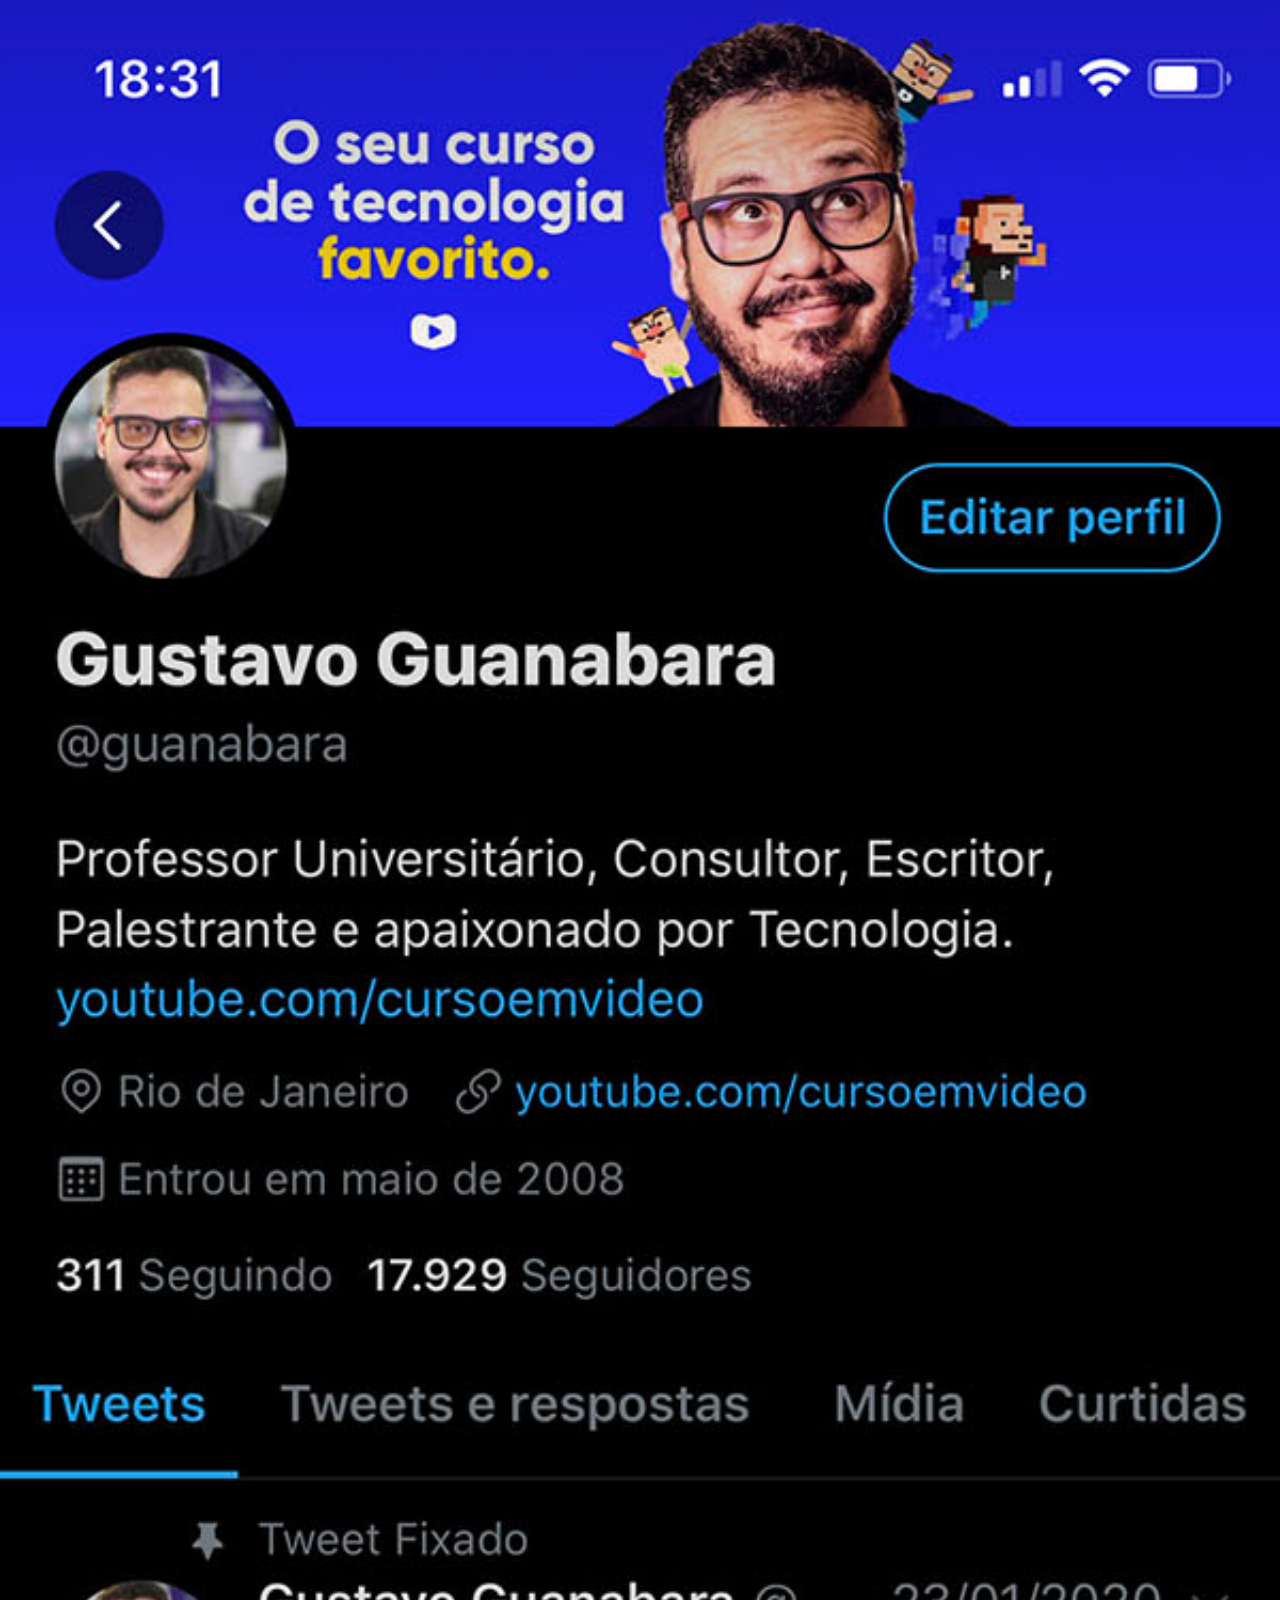
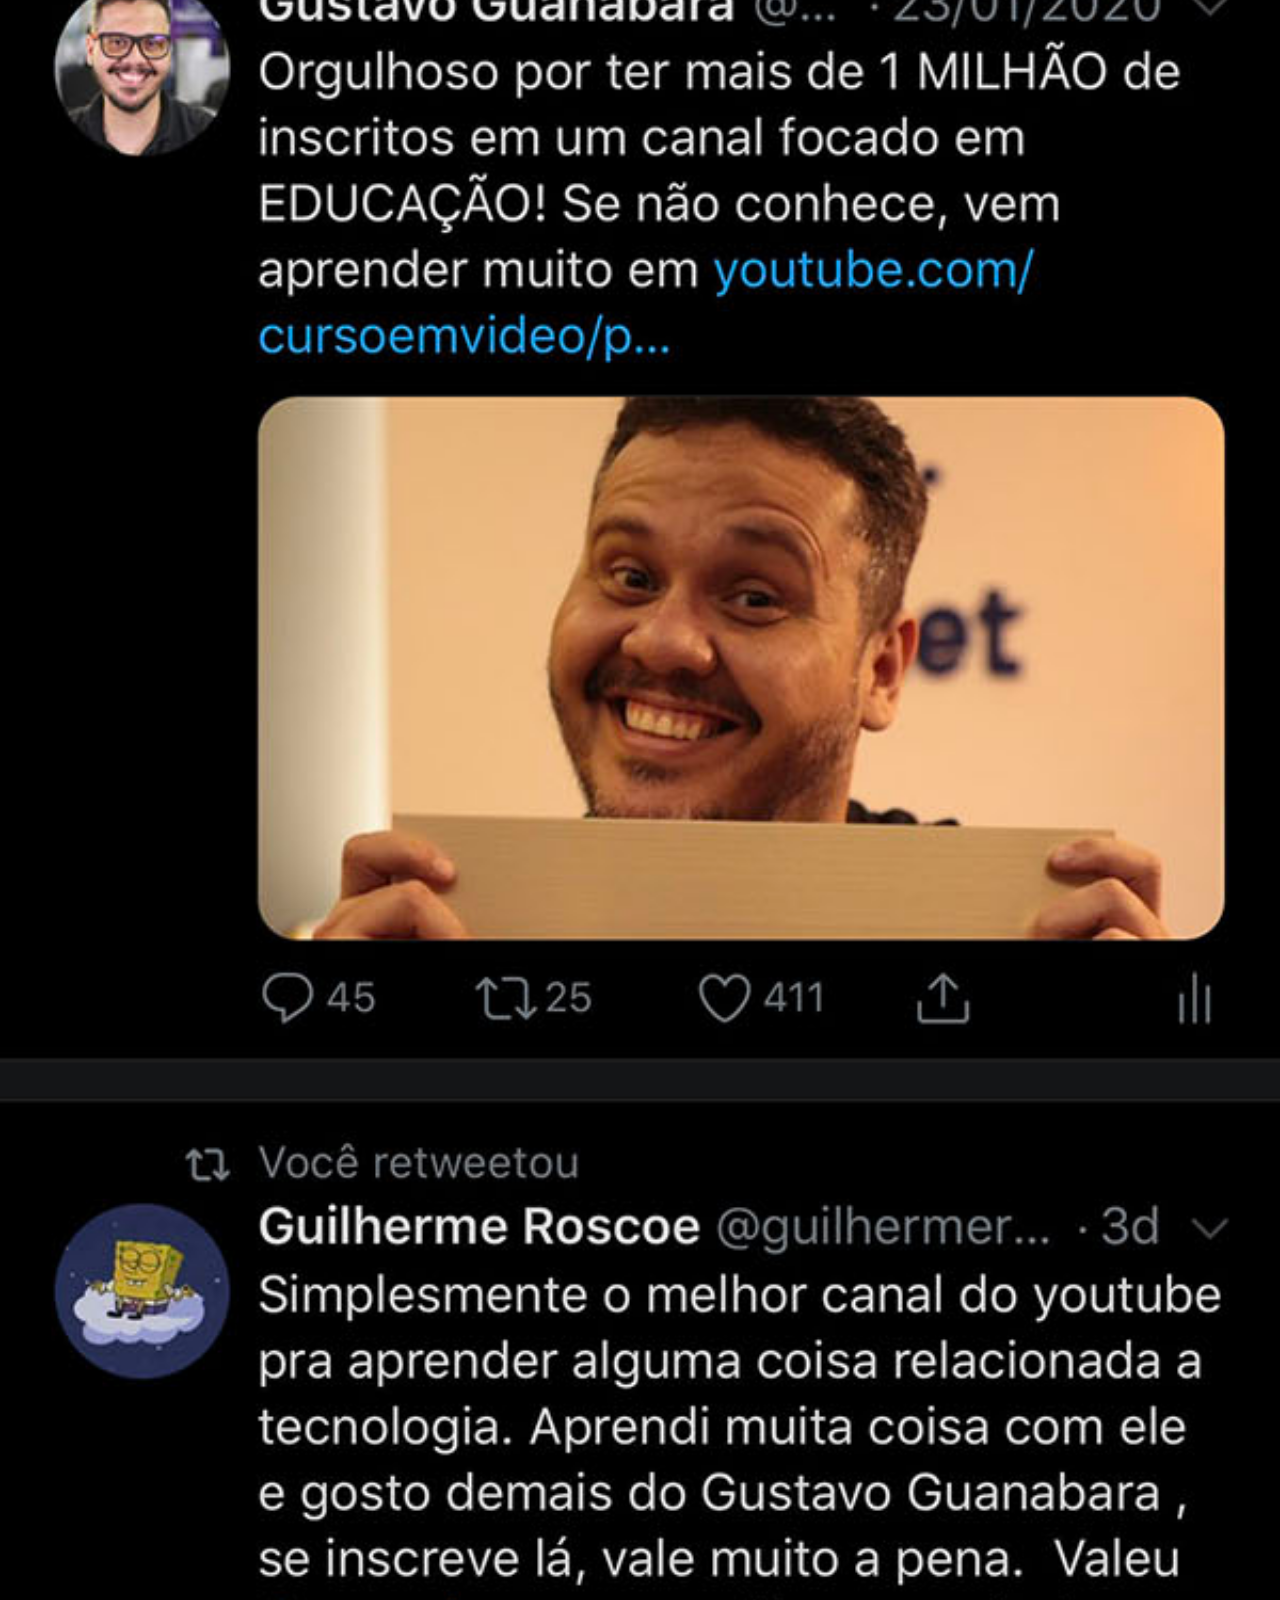
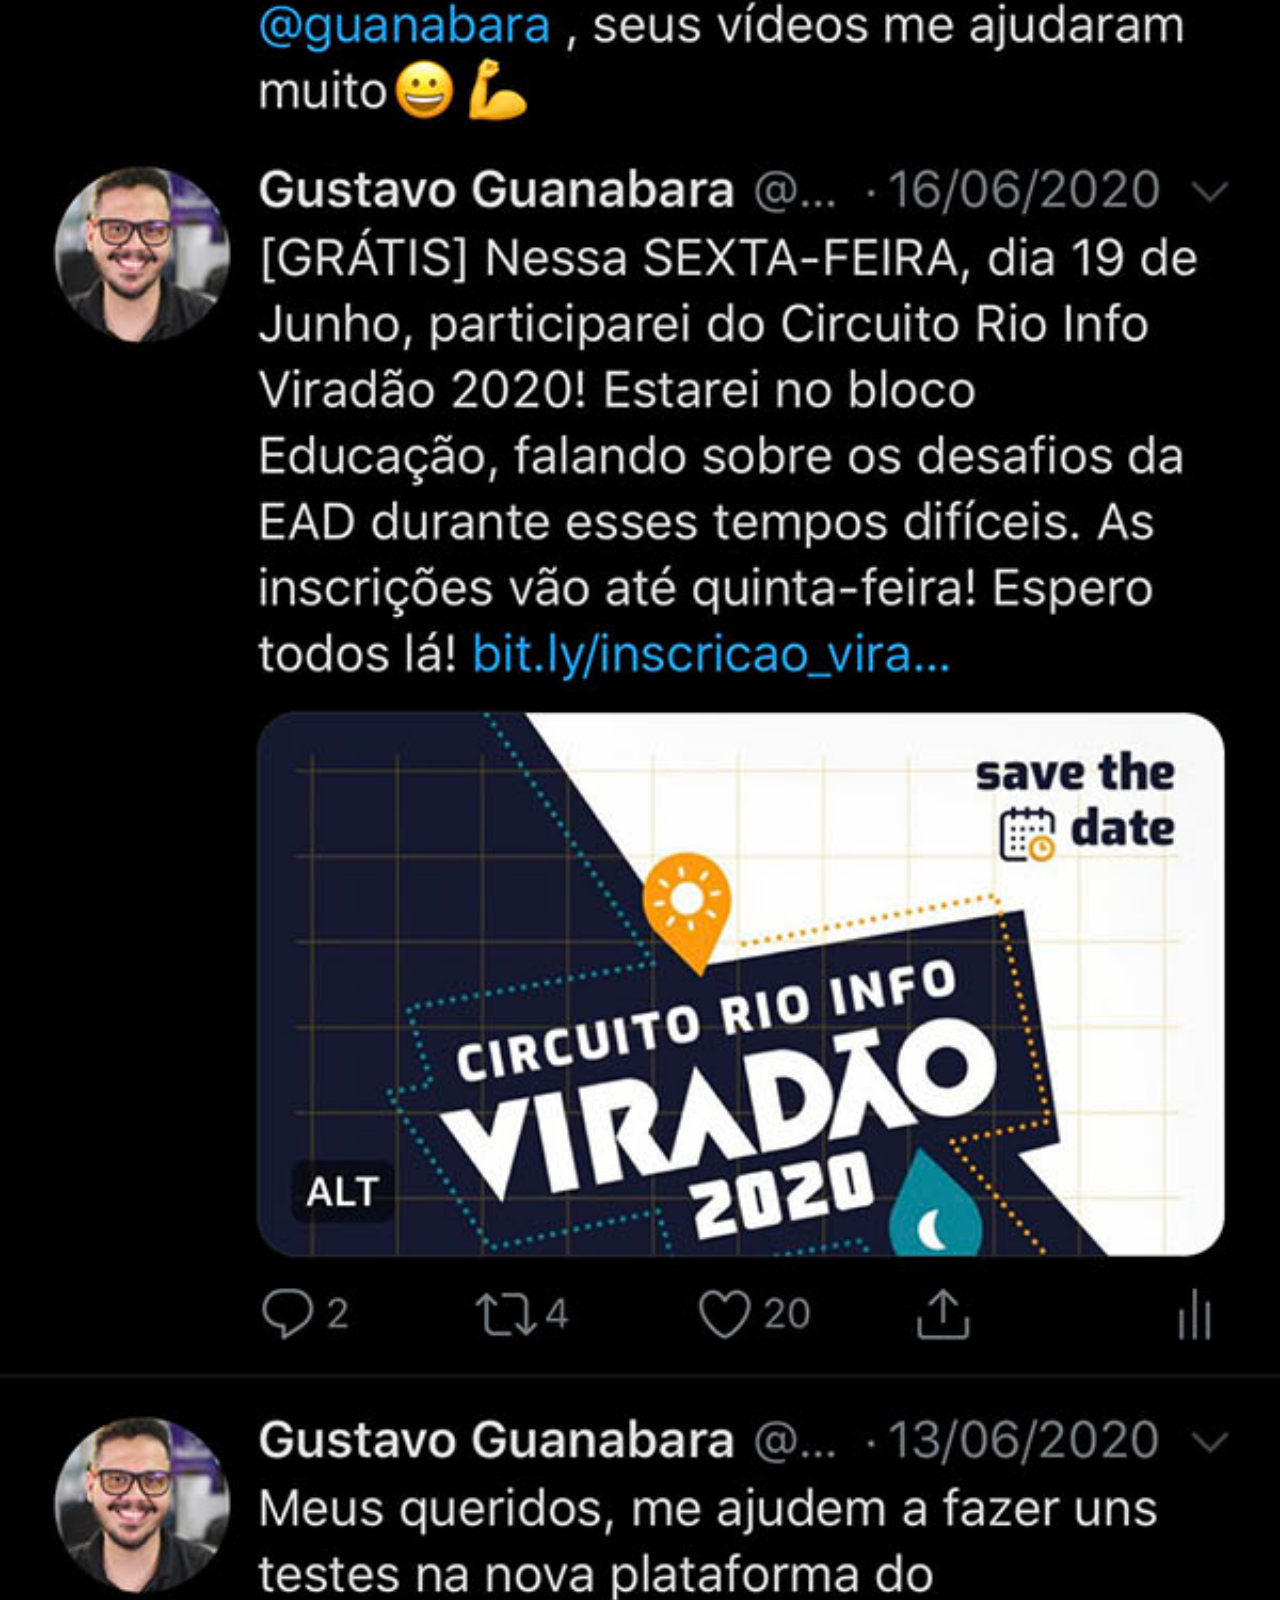
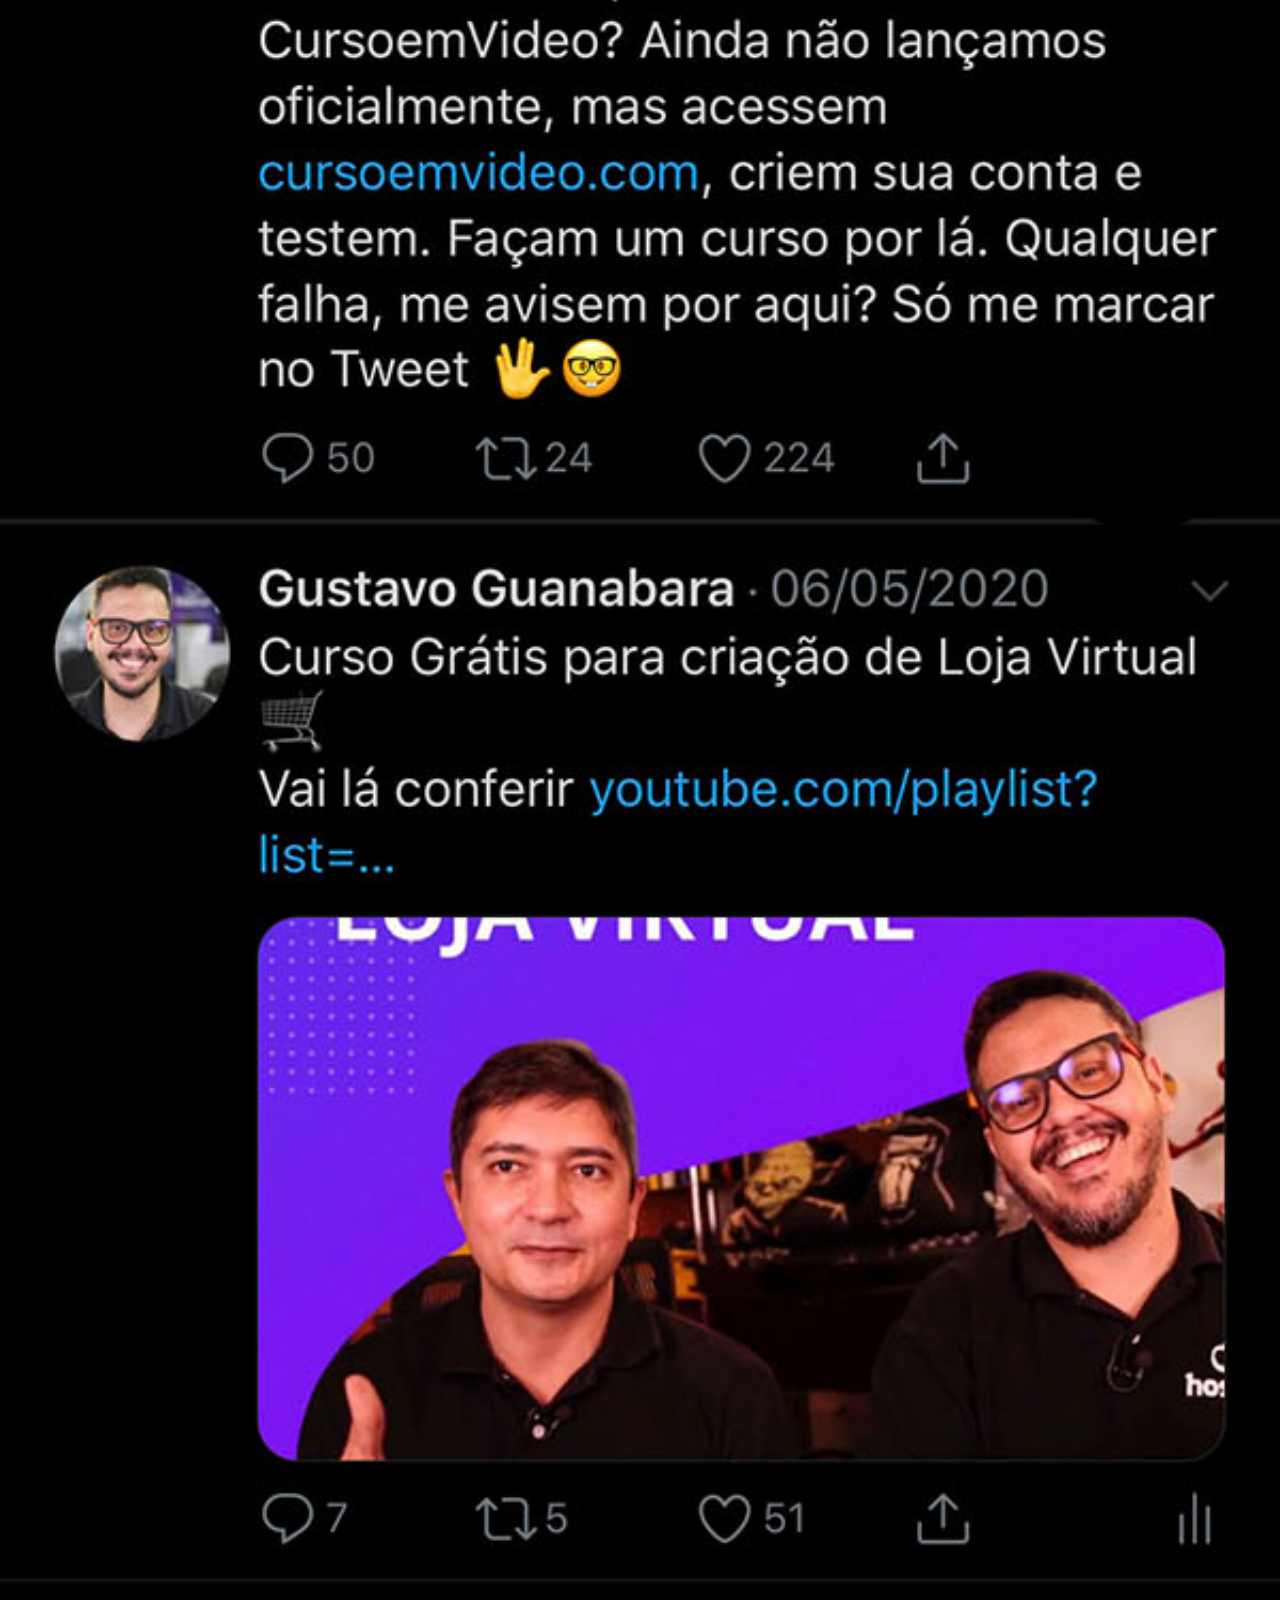
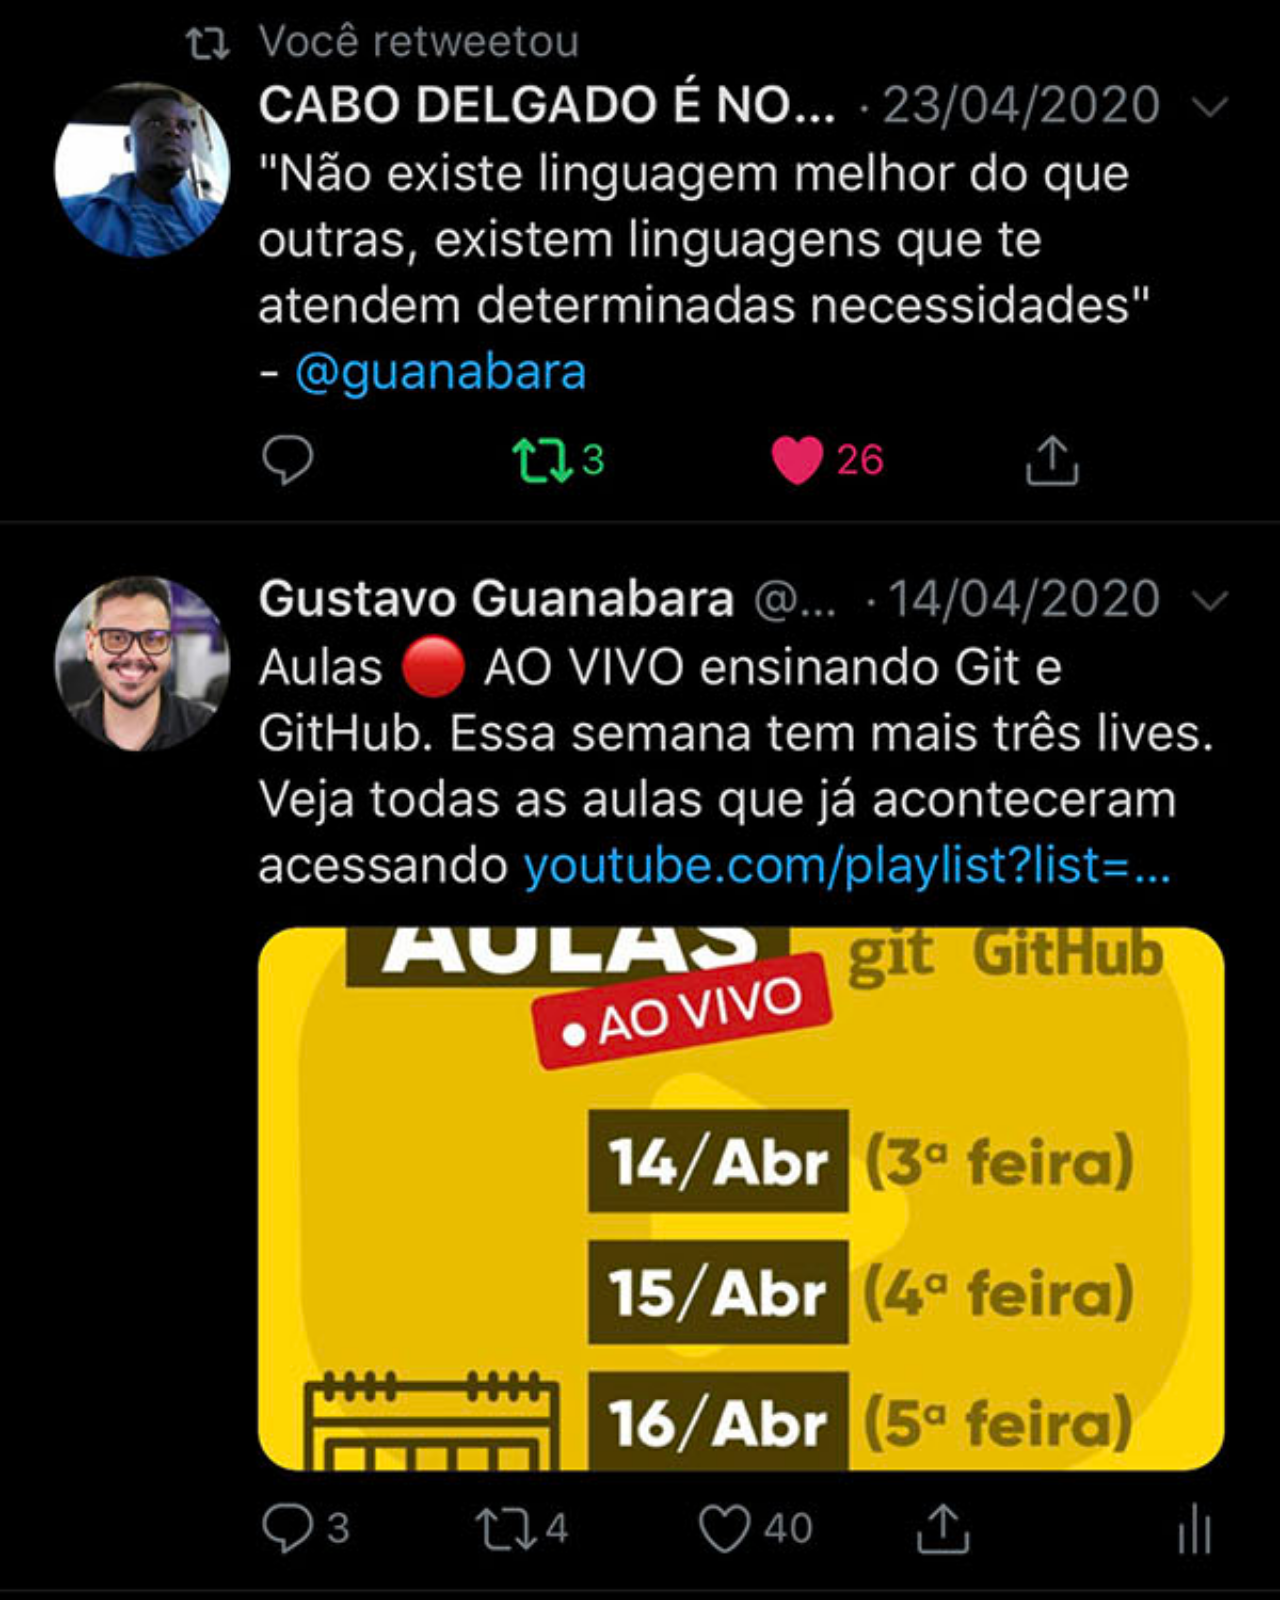
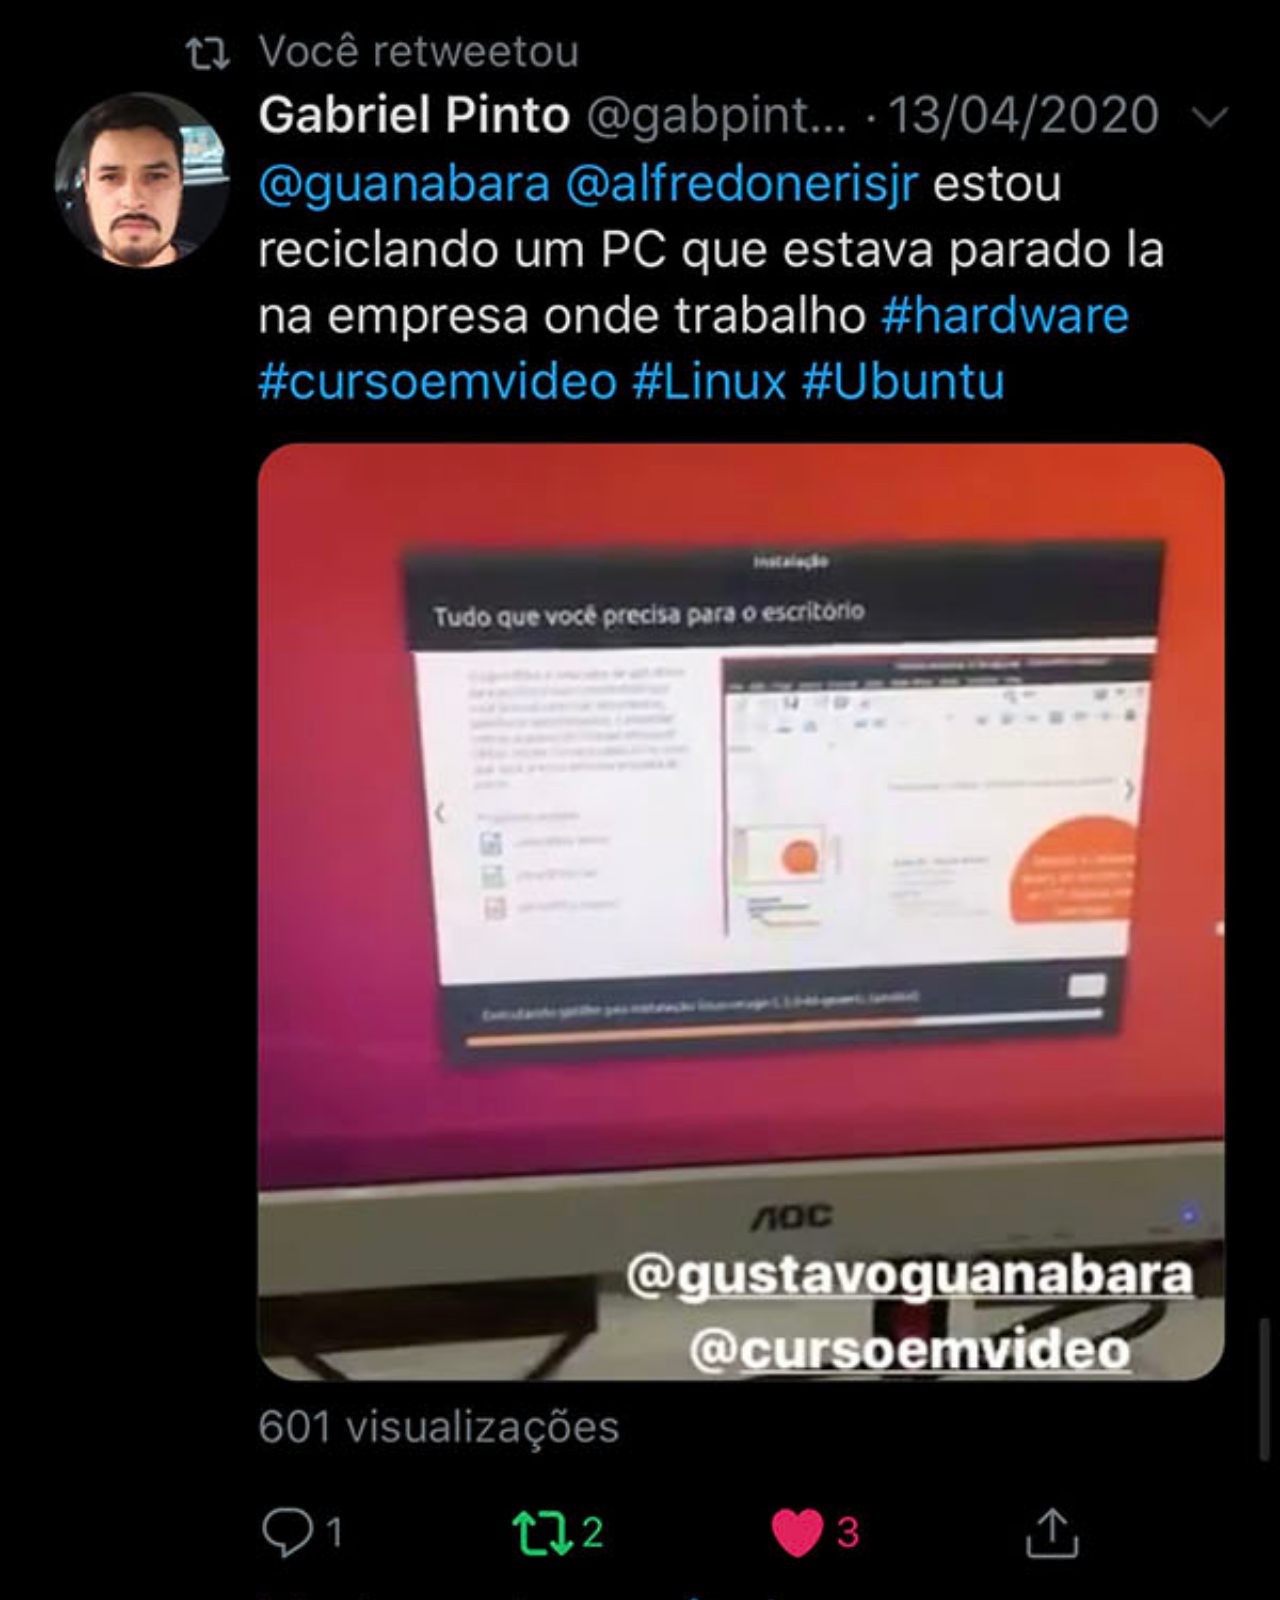
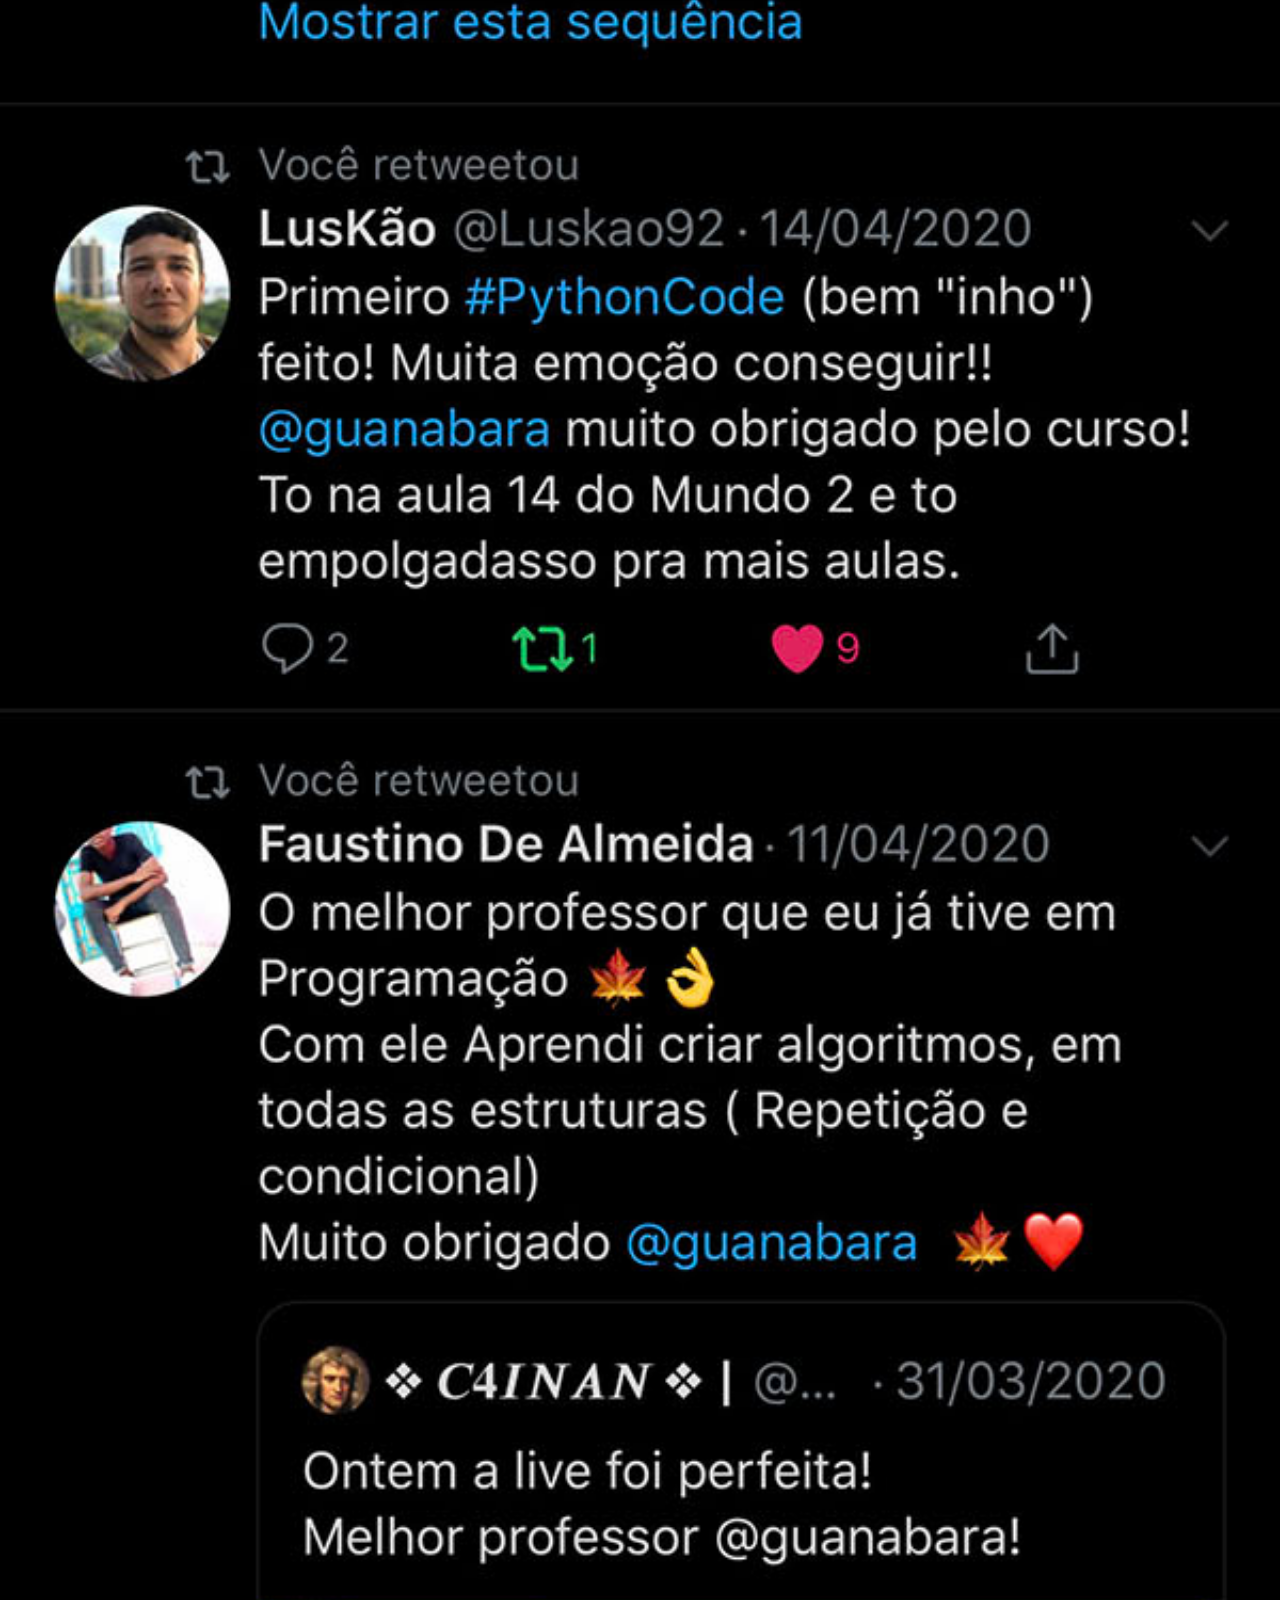
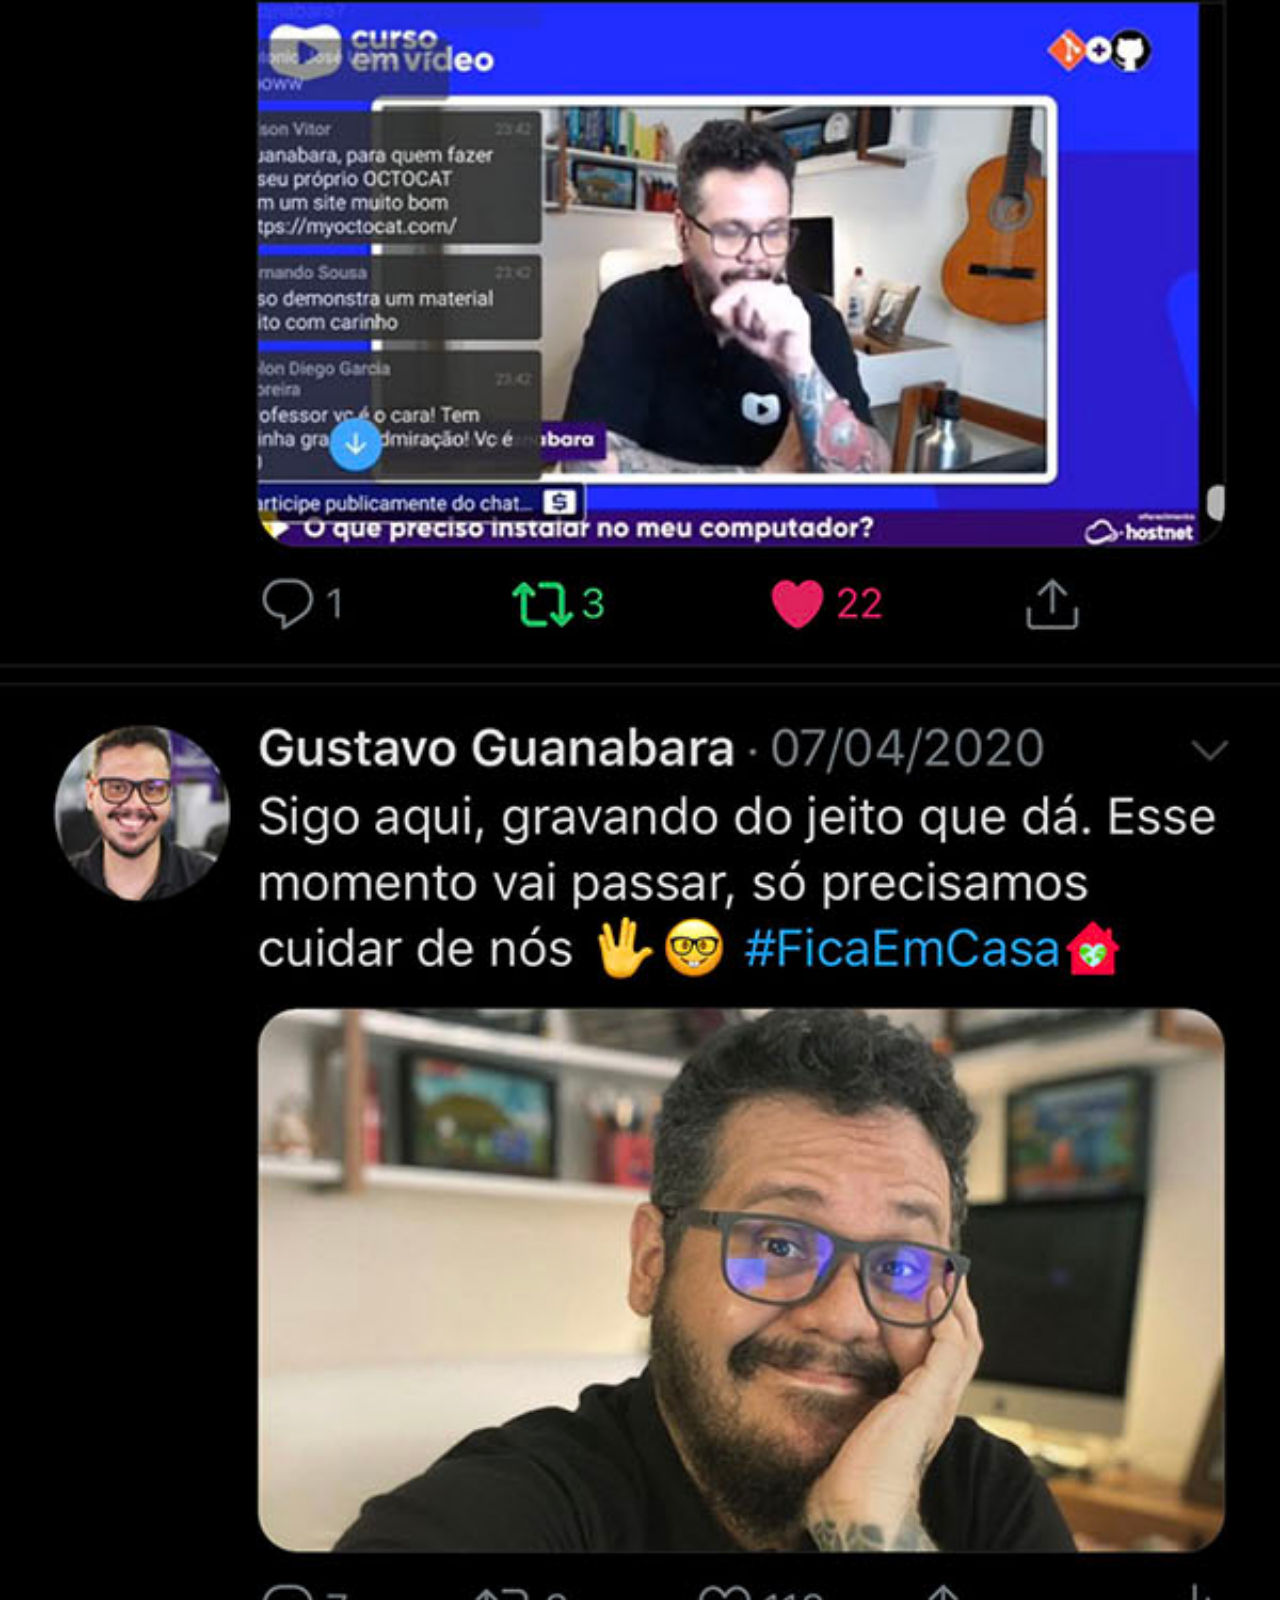
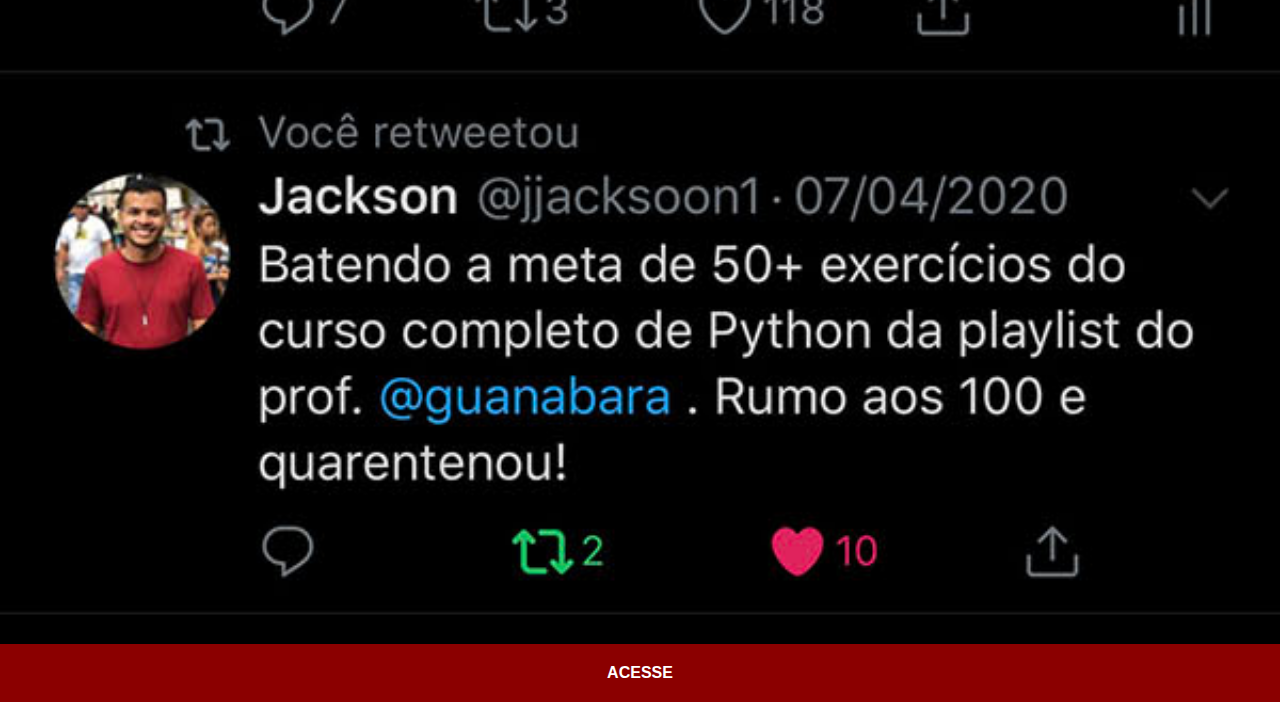
<file: twiter.html>
<!DOCTYPE html>
<html lang="pt-br">
<head>
    <meta charset="UTF-8">
    <meta http-equiv="X-UA-Compatible" content="IE=edge">
    <meta name="viewport" content="width=device-width, initial-scale=1.0">
    <title>Home</title>
    <style>
        * {
            margin: 0px;
            padding: 0px;
            font-family: Arial, Helvetica, sans-serif;
        }

        body {
            width: 100vw;
            height: 100vh;
            background-color: black;
            background-size: cover;
        }


        ::-webkit-scrollbar {
            width: 0px;
            height: 0px;
        }
        img {
            width: 100vw;
        }

        a {
            display: block;
            background-color: darkred;
            color: white;
            padding: 20px;
            text-align: center;
            font-weight: bolder;
            text-decoration: none;
        }

        a:hover {
            background-color: red;
            color: white;
        }
    </style>
</head>
<body>
    <img src="imagens/tela-twitter.jpg" alt="">
    <a href="https://twitter.com/guanabara" target="_blank"> ACESSE</a>
</body>
</html>
</file>
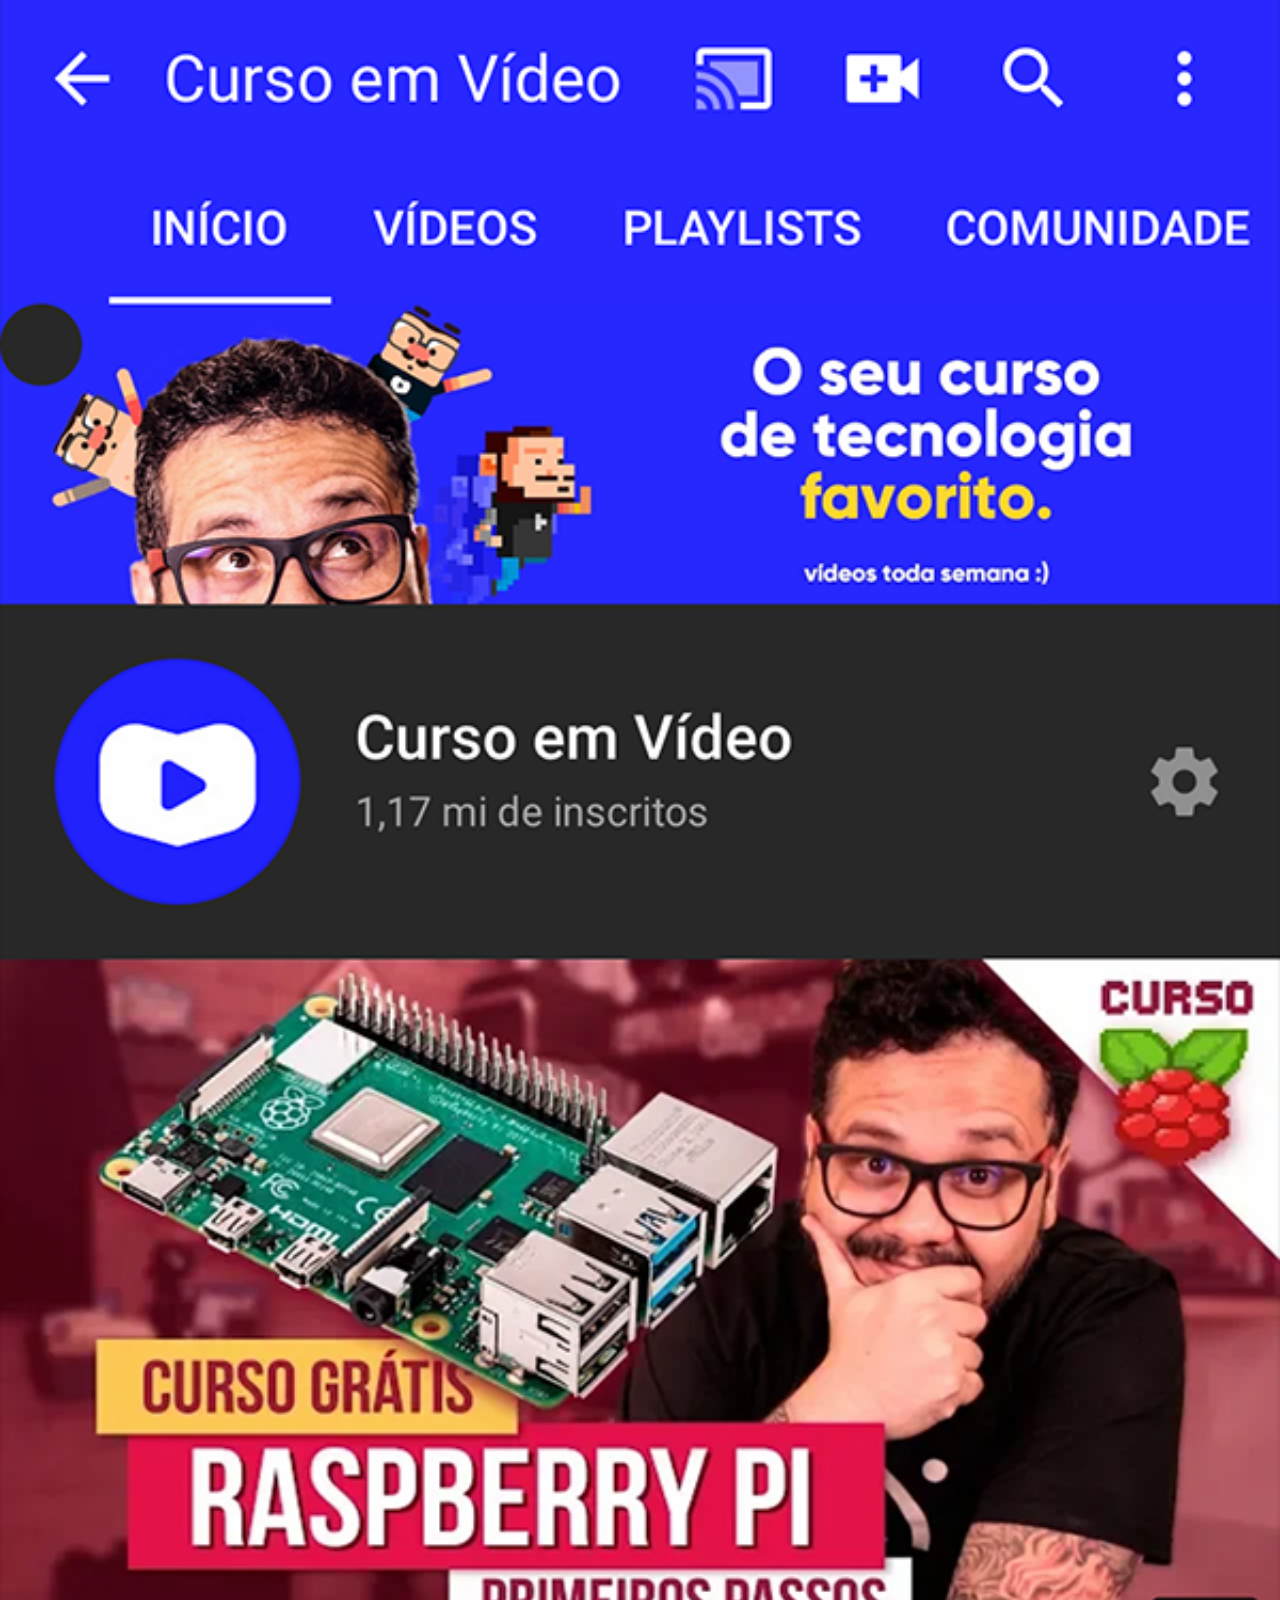
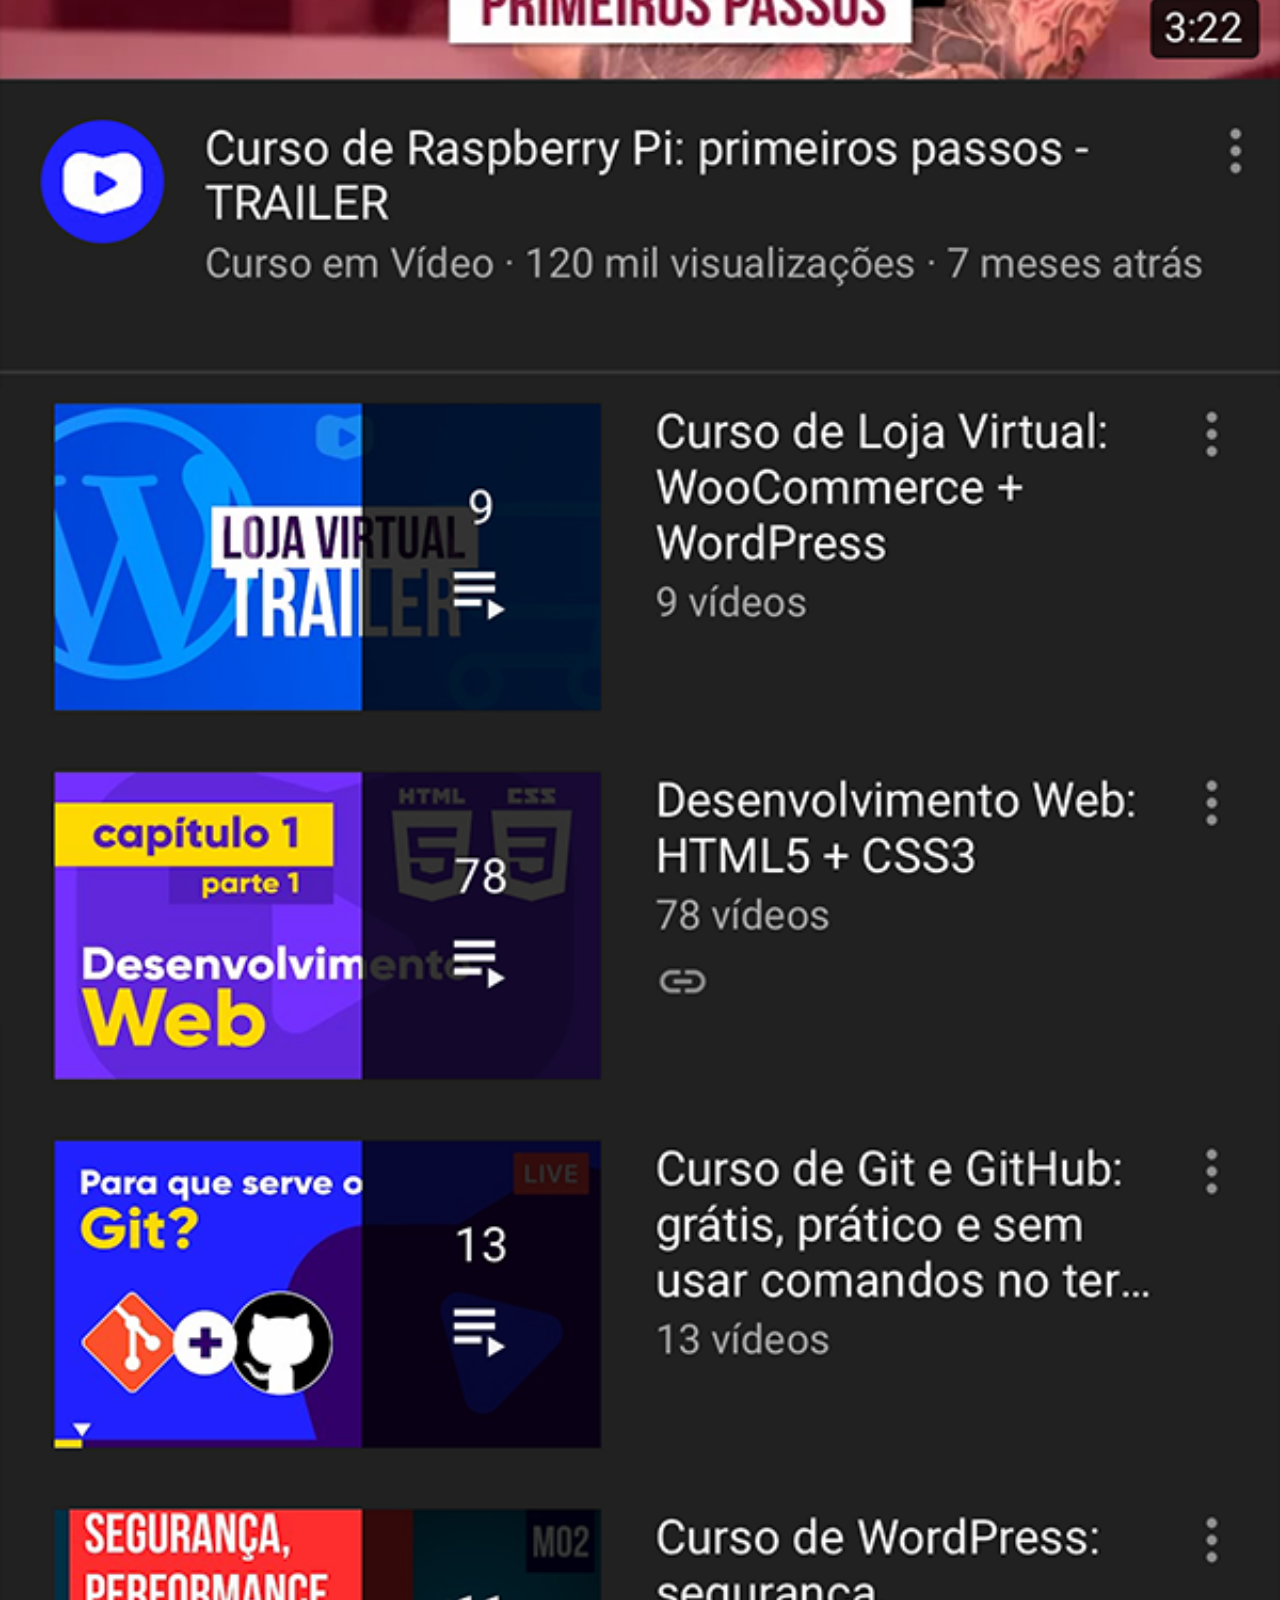
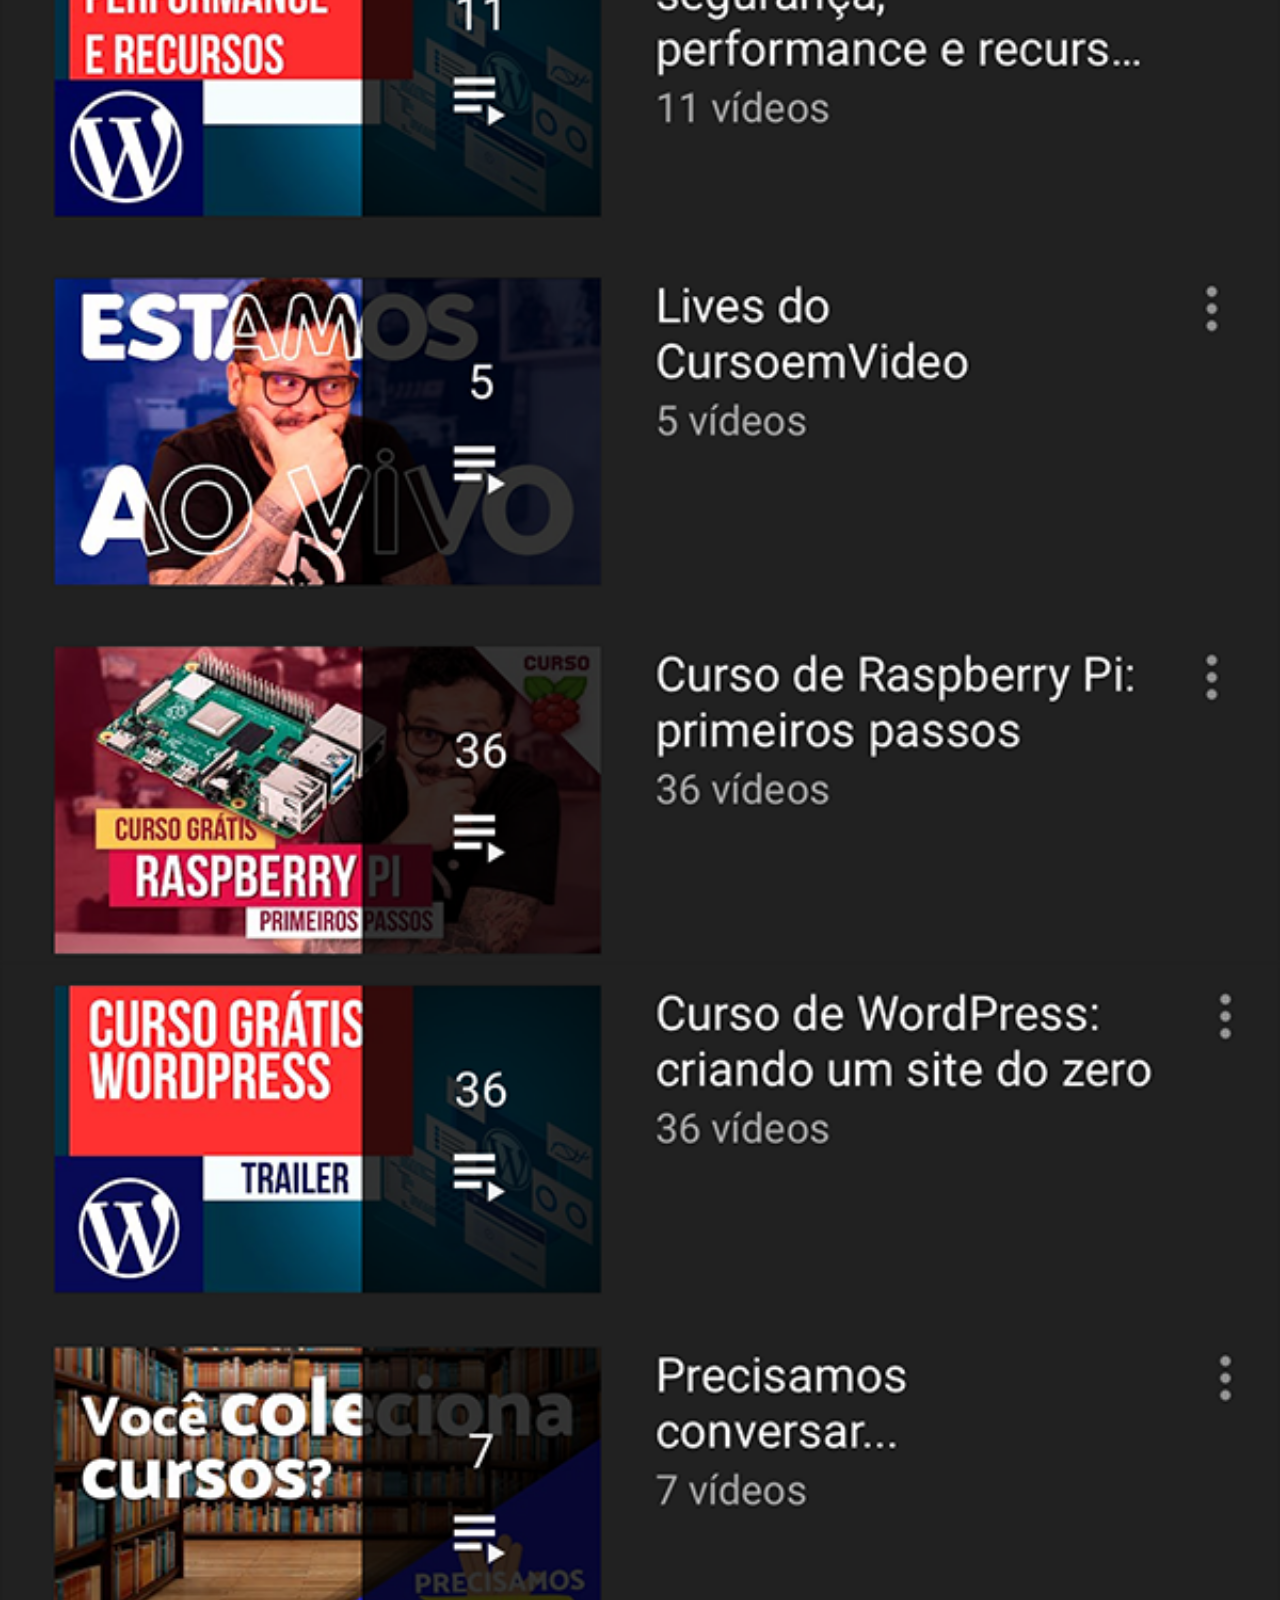
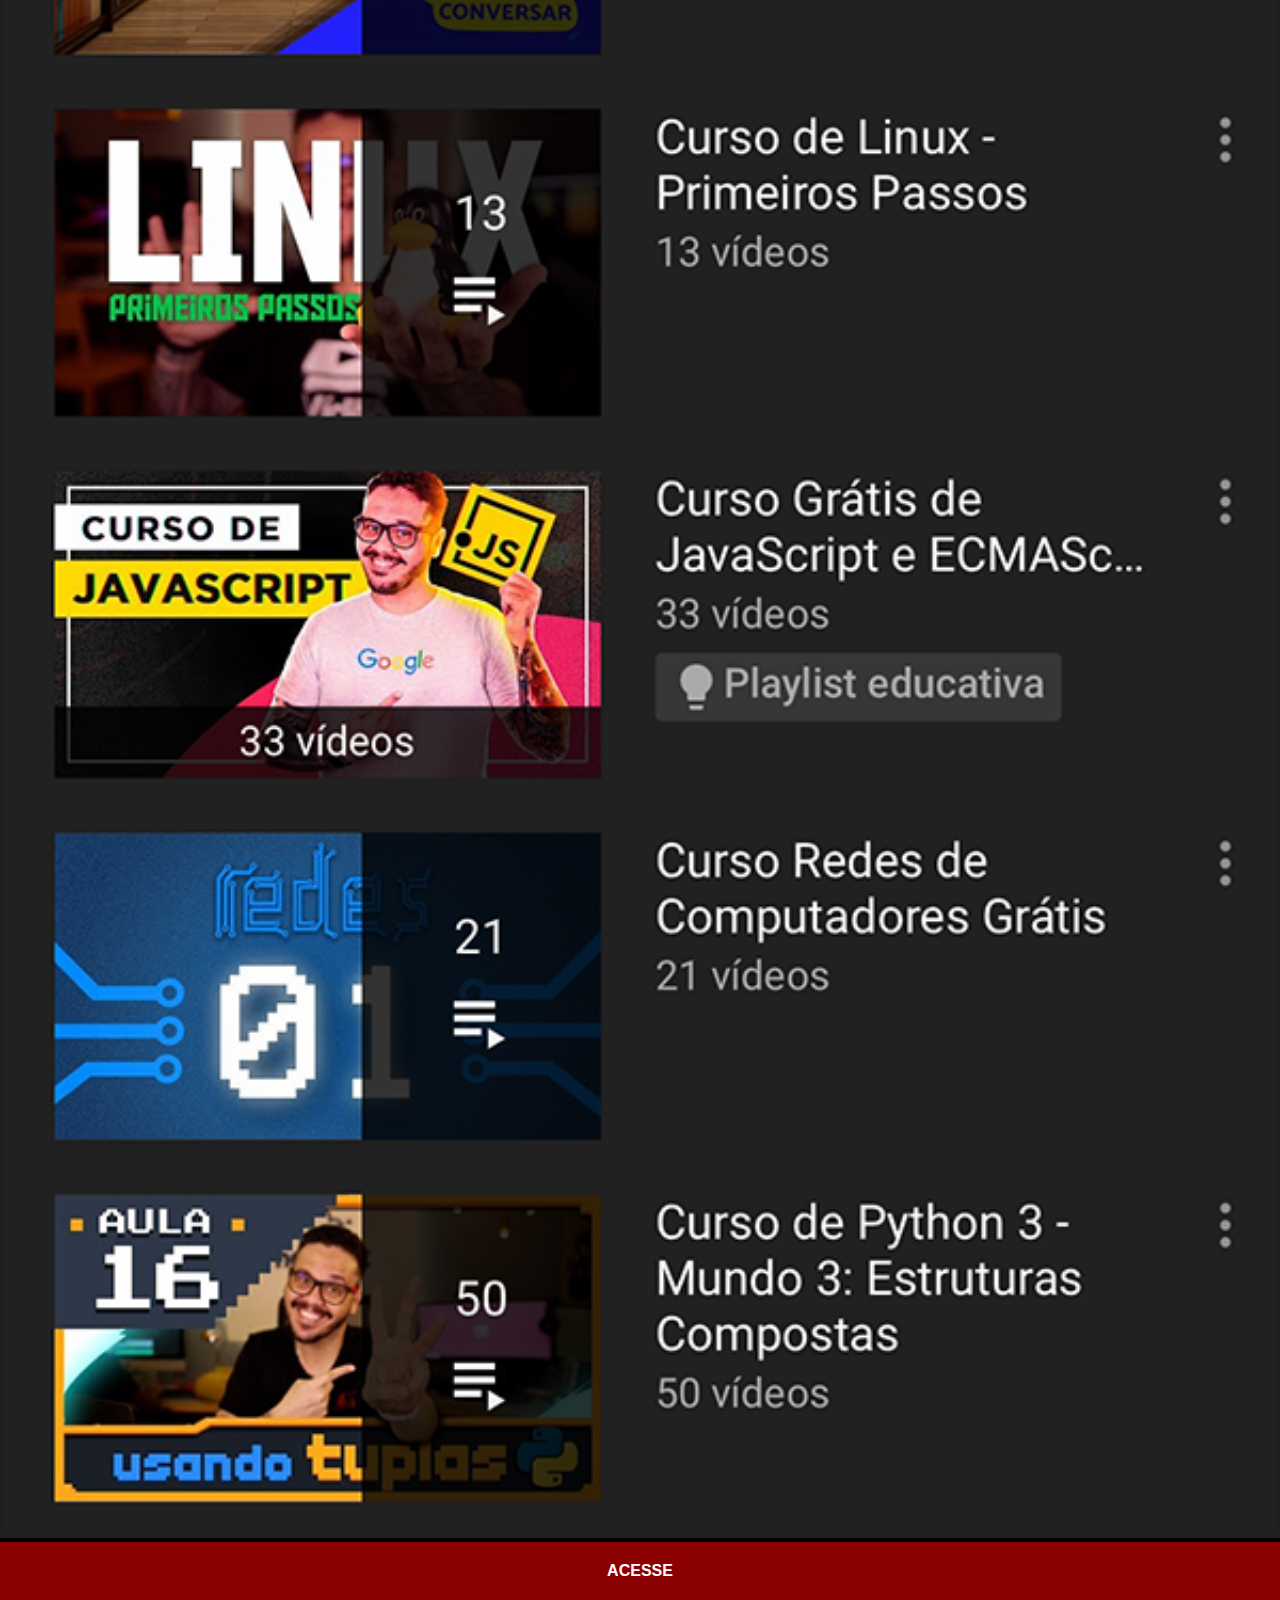
<file: youtube.html>
<!DOCTYPE html>
<html lang="pt-br">
<head>
    <meta charset="UTF-8">
    <meta http-equiv="X-UA-Compatible" content="IE=edge">
    <meta name="viewport" content="width=device-width, initial-scale=1.0">
    <title>Home</title>
    <style>
        * {
            margin: 0px;
            padding: 0px;
            font-family: Arial, Helvetica, sans-serif;
        }

        body {
            width: 100vw;
            height: 100vh;
            background-color: black;
            background-size: cover;
        }


        ::-webkit-scrollbar {
            width: 0px;
            height: 0px;
        }
        img {
            width: 100vw;
        }

        a {
            display: block;
            background-color: darkred;
            color: white;
            padding: 20px;
            text-align: center;
            font-weight: bolder;
            text-decoration: none;
        }

        a:hover {
            background-color: red;
            color: white;
        }
    </style>
</head>
<body>
    <img src="imagens/tela-youtube.png" alt="">
    <a href="https://www.youtube.com/@CursoemVideo/playlists" target="_blank"> ACESSE</a>
</body>
</html>
</file>
<file: style.css>
@charset "UTF-8";

* {
    margin: 0px;
    padding: 0px;
    font-family: Arial, Helvetica, sans-serif;
}

html, body {
    height: 100vh;
    width: 100vw;
    background-color: black;
}
body {
    background: url(imagens/fundo-madeira.jpg) no-repeat;
    background-size: cover;
    background-position: top center;
    background-attachment: fixed;
}

main {
    height: 100vh;
    position: relative;
}

section#telefone {
    position: absolute;
    top: 50%;
    left: 50%;
    transform: translate(-50%, -50%);
    height: 627px;
    width: 311px;
    background: url(imagens/frame-iphone.png) no-repeat;
}

iframe#tela {
    position: relative;
    top: 82px;
    left: 24px;
    width: 264px;
    height: 468px;
}
section#rede-social {
    text-align: right;
}
section#rede-social > a > img {
    width: 50px;
    height: 50px;
    margin: 10px;
    border-radius: 50%;
    box-shadow: 2px 2px 5px black;
    box-sizing: border-box;
    
}

section#rede-social img:hover {
    border: 2px solid rgba(255, 255, 255, 0.705) ;
    transform: translate(-5px, -5px);
    box-shadow: 5px 5px 10px black;
    transition: transform .5s, border .5s;
}
</file>
